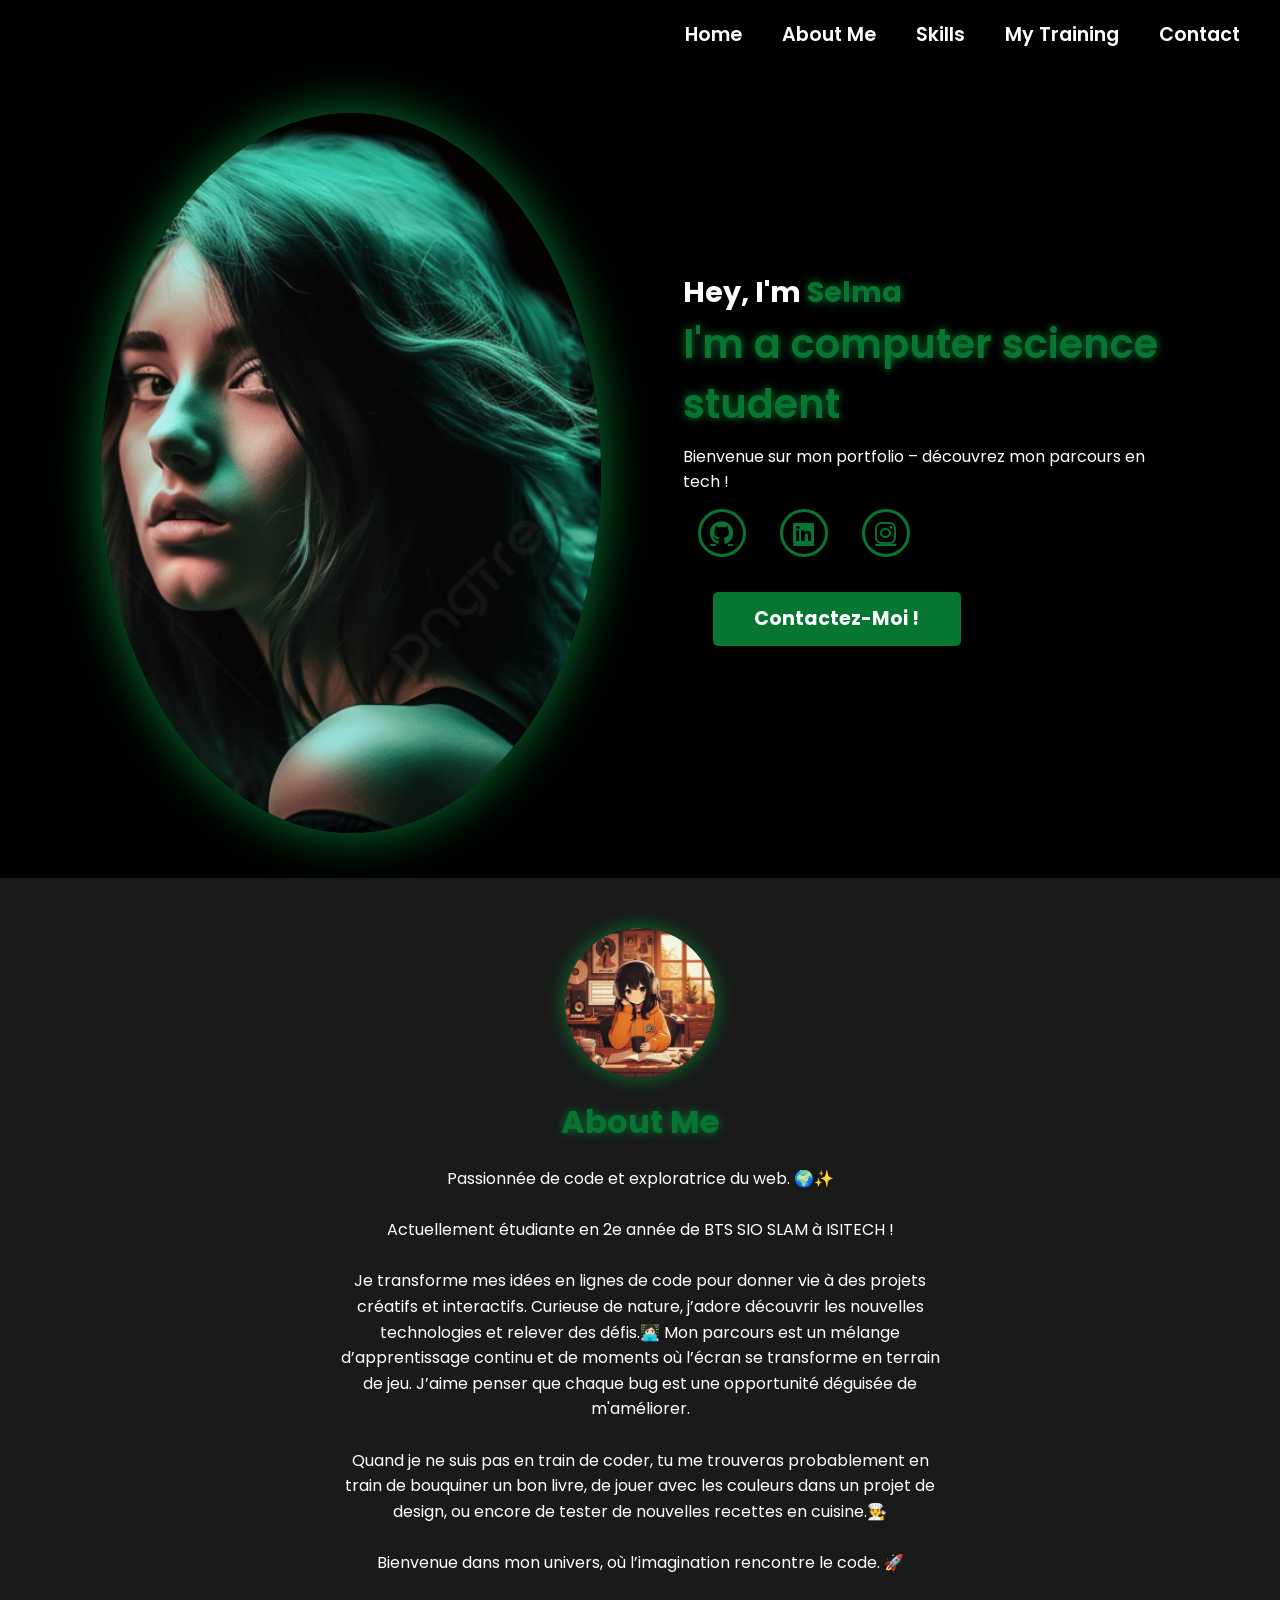
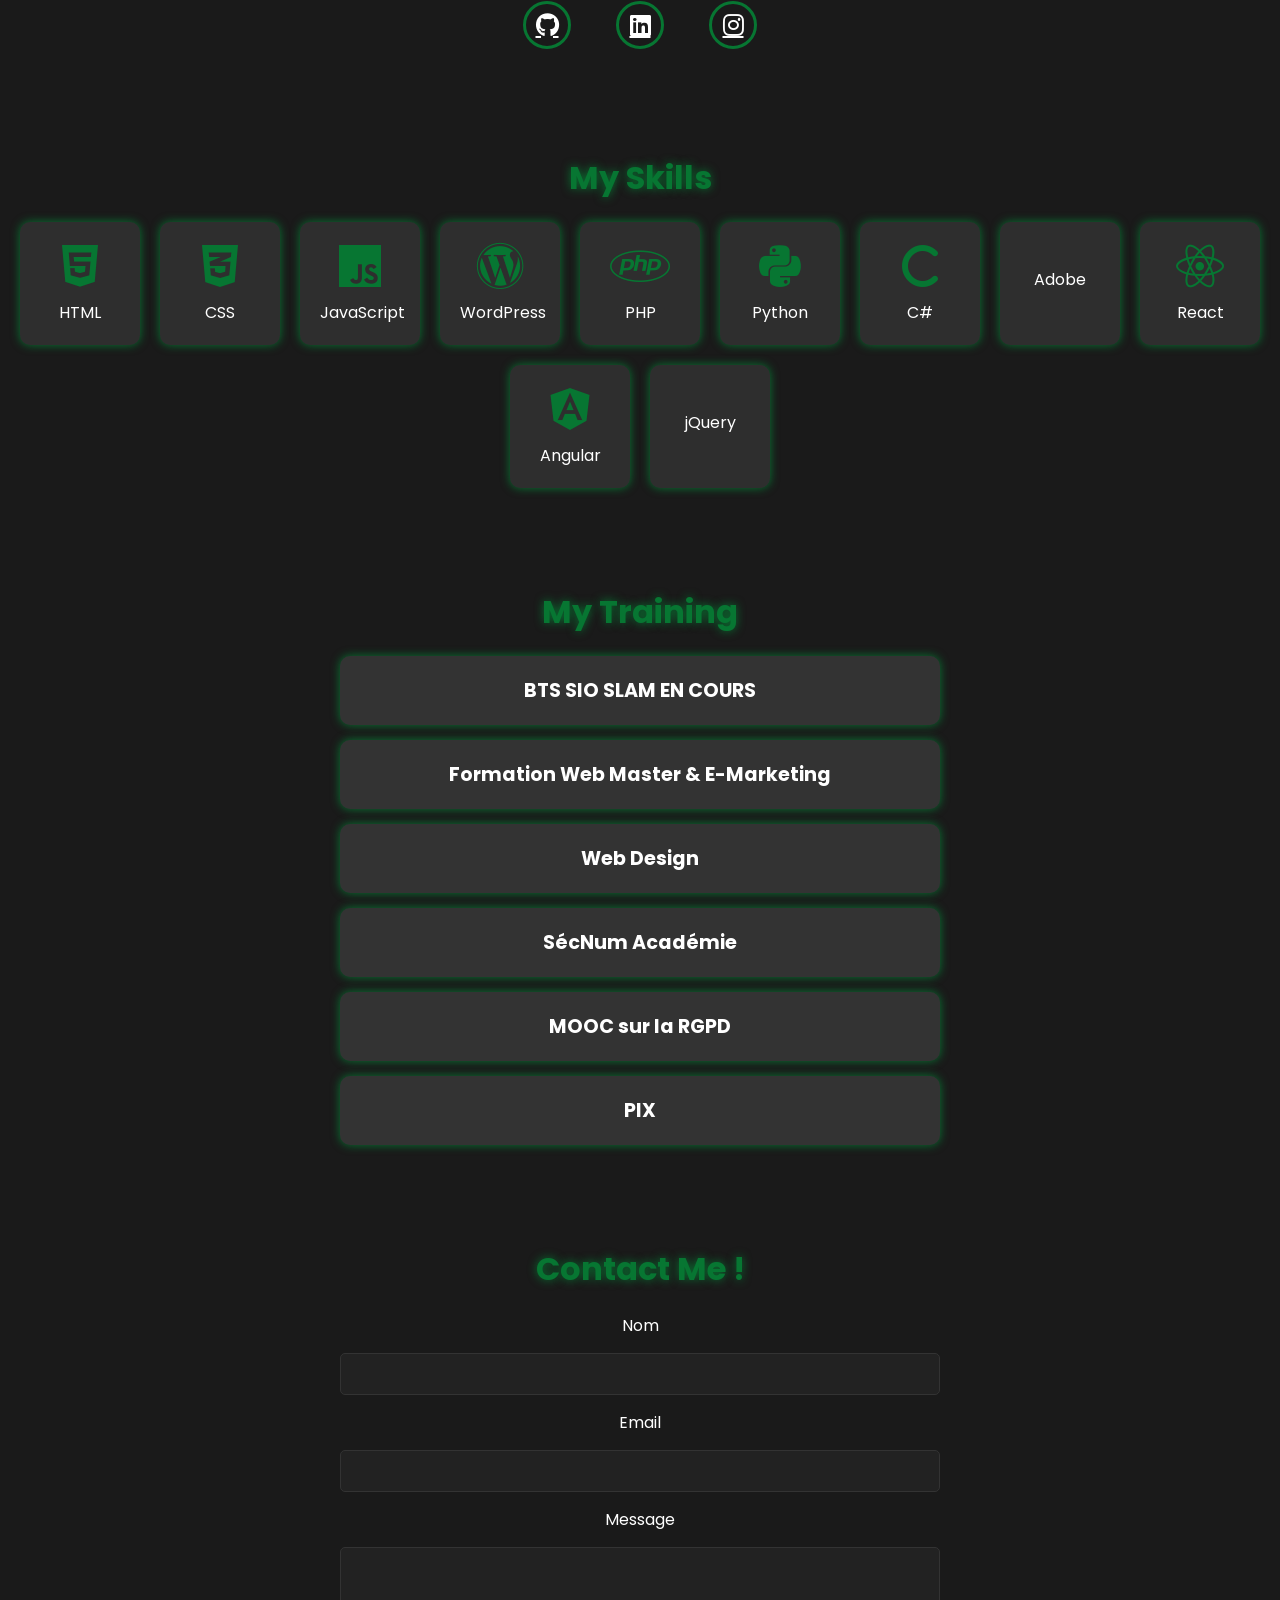
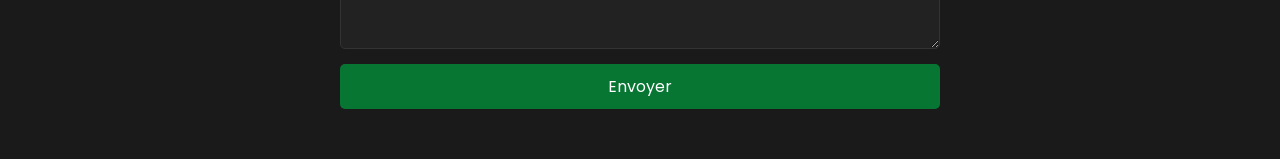
<file: index.html>
<!DOCTYPE html>
<html lang="en">
<head>
    <meta charset="UTF-8">
    <meta name="viewport" content="width=device-width, initial-scale=1.0">
    <link rel="stylesheet" href="https://cdnjs.cloudflare.com/ajax/libs/font-awesome/6.5.1/css/all.min.css">
    <link rel="stylesheet" href="https://unpkg.com/aos@next/dist/aos.css"/>
    <link rel="stylesheet" href="style.css">
    <title>Selma PORTFOLIO</title>
</head>
<body>
    <nav>
        <div class="nav-container">
            <div class="logo" data-aos="zoom-in" data-aos-duration="1500">
                Selma <span>Jbilou</span>
            </div>
            <div class="links">
                <a href="#home">Home</a>
                <a href="#about">About Me</a>
                <a href="#skills">Skills</a>
                <a href="#formations"> My Training</a>
                <a href="#contact">Contact</a>
            </div>
            <i class="fa-solid fa-bars hamburg" onclick="hamburg()"></i>
            <div class="dropdown">
                <div class="links">
                    <a href="#home">Home</a>
                    <a href="#about">About Me</a>
                    <a href="#skills">Skills</a>
                    <a href="#formations">My Training</a>
                    <a href="#contact">Contact</a>
                </div>
                <i class="fa-solid fa-xmark cancel" onclick="cancel()"></i>
            </div>
        </div>
    </nav>
    
    <section id="home">
        <div class="main-container">
            <div class="image">
                <img src="main.png" alt="Main Image">
            </div>
            <div class="content">
                <h1>Hey, I'm <span>Selma</span></h1>
                <div class="typewriter">
                    <span class="typewriter-text">I'm a computer science student</span>
                </div>
                <p>Bienvenue sur mon portfolio – découvrez mon parcours en tech  !</p>
                <div class="social-links">
                    <a href="https://github.com/sjbl69"><i class="fa-brands fa-github"></i></a>
                    <a href="https://www.linkedin.com/in/selma-jbilou-758755254/"><i class="fa-brands fa-linkedin"></i></a>
                    <a href="https://www.instagram.com/sjagency69?igsh=cnRmMGc5NG93dmk3&utm_source=qr"><i class="fa-brands fa-instagram"></i></a>
                </div>
                <a href="#contact"><button>Contactez-Moi !</button></a>                </div>
            </div>
        </div>
    </section>

    <section id="about">
        <div class="about-container">
            <img src="ai-generated-8432244_1280.webp" alt="Selma Jbilou">
            <div class="about-content">
                <h2>About Me</h2>
                <p>
                    Passionnée de code et exploratrice du web. 🌍✨<br><br>

                    Actuellement étudiante en 2e année de BTS SIO SLAM à ISITECH ! <br><br>
                    Je transforme mes idées en lignes de code pour donner vie à des projets créatifs et interactifs. Curieuse de nature, j’adore découvrir les nouvelles technologies et relever des défis.👩🏻‍💻 Mon parcours est un mélange d’apprentissage continu et de moments où l’écran se transforme en terrain de jeu. J’aime penser que chaque bug est une opportunité déguisée de m'améliorer. <br><br>
                    Quand je ne suis pas en train de coder, tu me trouveras probablement en train de bouquiner un bon livre, de jouer avec les couleurs dans un projet de design, ou encore de tester de nouvelles recettes en cuisine.🧑‍🍳<br><br>
                    Bienvenue dans mon univers, où l’imagination rencontre le code. 🚀
                </p>
                <div class="social-links">
                    <a href="https://github.com/sjbl69" target="_blank"><i class="fa-brands fa-github"></i></a>
                    <a href="https://www.linkedin.com/in/selma-jbilou-758755254/" target="_blank"><i class="fa-brands fa-linkedin"></i></a>
                    <a href="https://www.instagram.com/sjagency69?igsh=cnRmMGc5NG93dmk3&utm_source=qr" target="_blank"><i class="fa-brands fa-instagram"></i></a>
                </div>
            </div>
        </div>
    </section>

    <section id="skills">
        <div class="skills-container">
            <h2>My Skills</h2>
            <div class="skills-list">
                <div class="skill"><i class="fa-brands fa-html5"></i><p>HTML</p></div>
                <div class="skill"><i class="fa-brands fa-css3-alt"></i><p>CSS</p></div>
                <div class="skill"><i class="fa-brands fa-js"></i><p>JavaScript</p></div>
                <div class="skill"><i class="fa-brands fa-wordpress"></i><p>WordPress</p></div>
                <div class="skill"><i class="fa-brands fa-php"></i><p>PHP</p></div>
                <div class="skill"><i class="fa-brands fa-python"></i><p>Python</p></div>
                <div class="skill"><i class="fa-brands fa-c"></i><p>C#</p></div>
                <div class="skill"><i class="fa-brands fa-adobe"></i><p>Adobe</p></div>
                <div class="skill"><i class="fa-brands fa-react"></i><p>React</p></div>
                <div class="skill"><i class="fa-brands fa-angular"></i><p>Angular</p></div>
                <div class="skill"><i class="fa-brands fa-jquery"></i><p>jQuery</p></div>
            </div>
        </div>
    </section>

    <section id="formations">
        <div class="formations-container">
            <h2>My Training</h2>
            <div class="formations-list">
                <div class="formation-item">
                    <h3>BTS SIO SLAM EN COURS</h3>
                </div>
                <div class="formation-item">
                    <h3>Formation Web Master & E-Marketing</h3>
                </div>
                <div class="formation-item">
                    <h3>Web Design</h3>
                </div>
                <div class="formation-item">
                    <h3>SécNum Académie</h3>
                </div>
                <div class="formation-item">
                    <h3>MOOC sur la RGPD</h3>
                </div>
                <div class="formation-item">
                    <h3>PIX</h3>
                </div>
            </div>
        </div>
    </section>

    <section id="contact">
        <div class="contact-container">
            <h2>Contact Me !</h2>
            <form class="contact-form">
                <label for="name">Nom</label>
                <input type="text" id="name" name="name" required>

                <label for="email">Email</label>
                <input type="email" id="email" name="email" required>

                <label for="message">Message</label>
                <textarea id="message" name="message" rows="4" required></textarea>

                <button type="submit">Envoyer</button>
            </form>
        </div>
    </section>
</body>
</html>
</file>
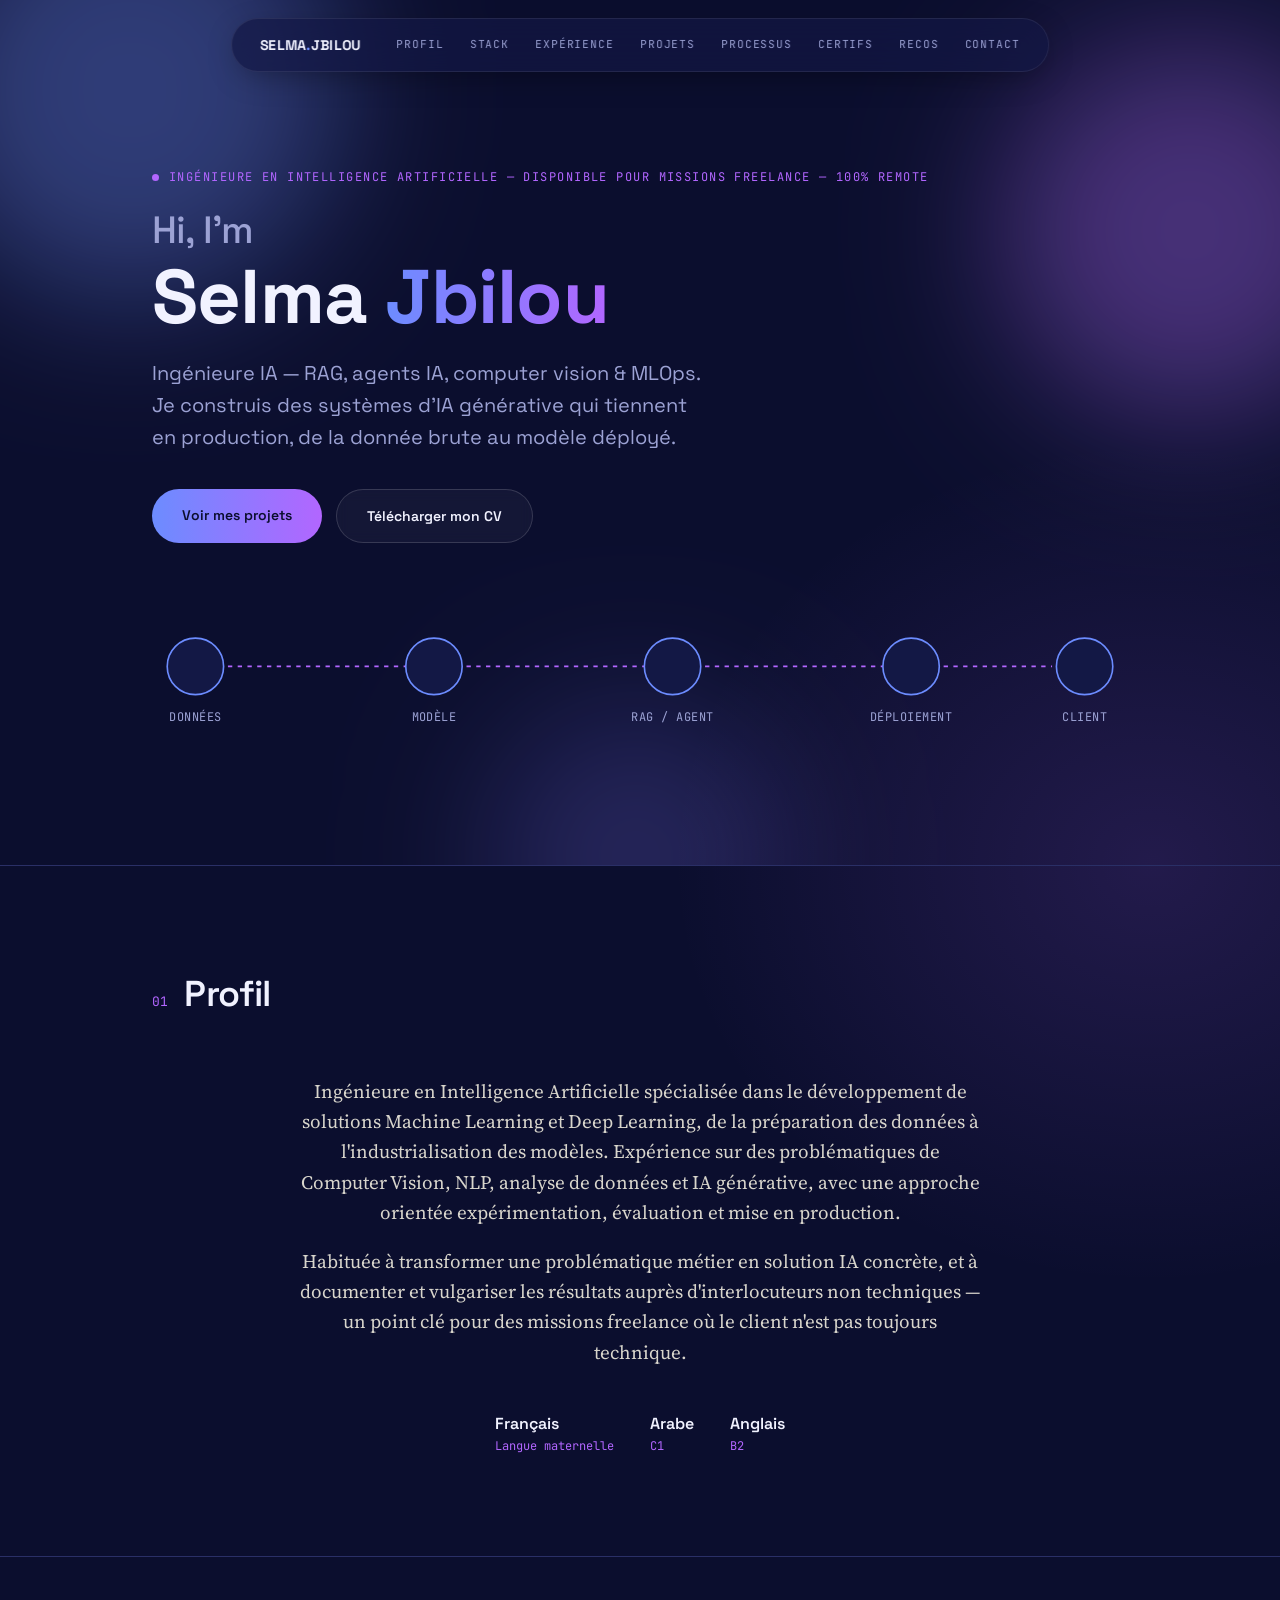
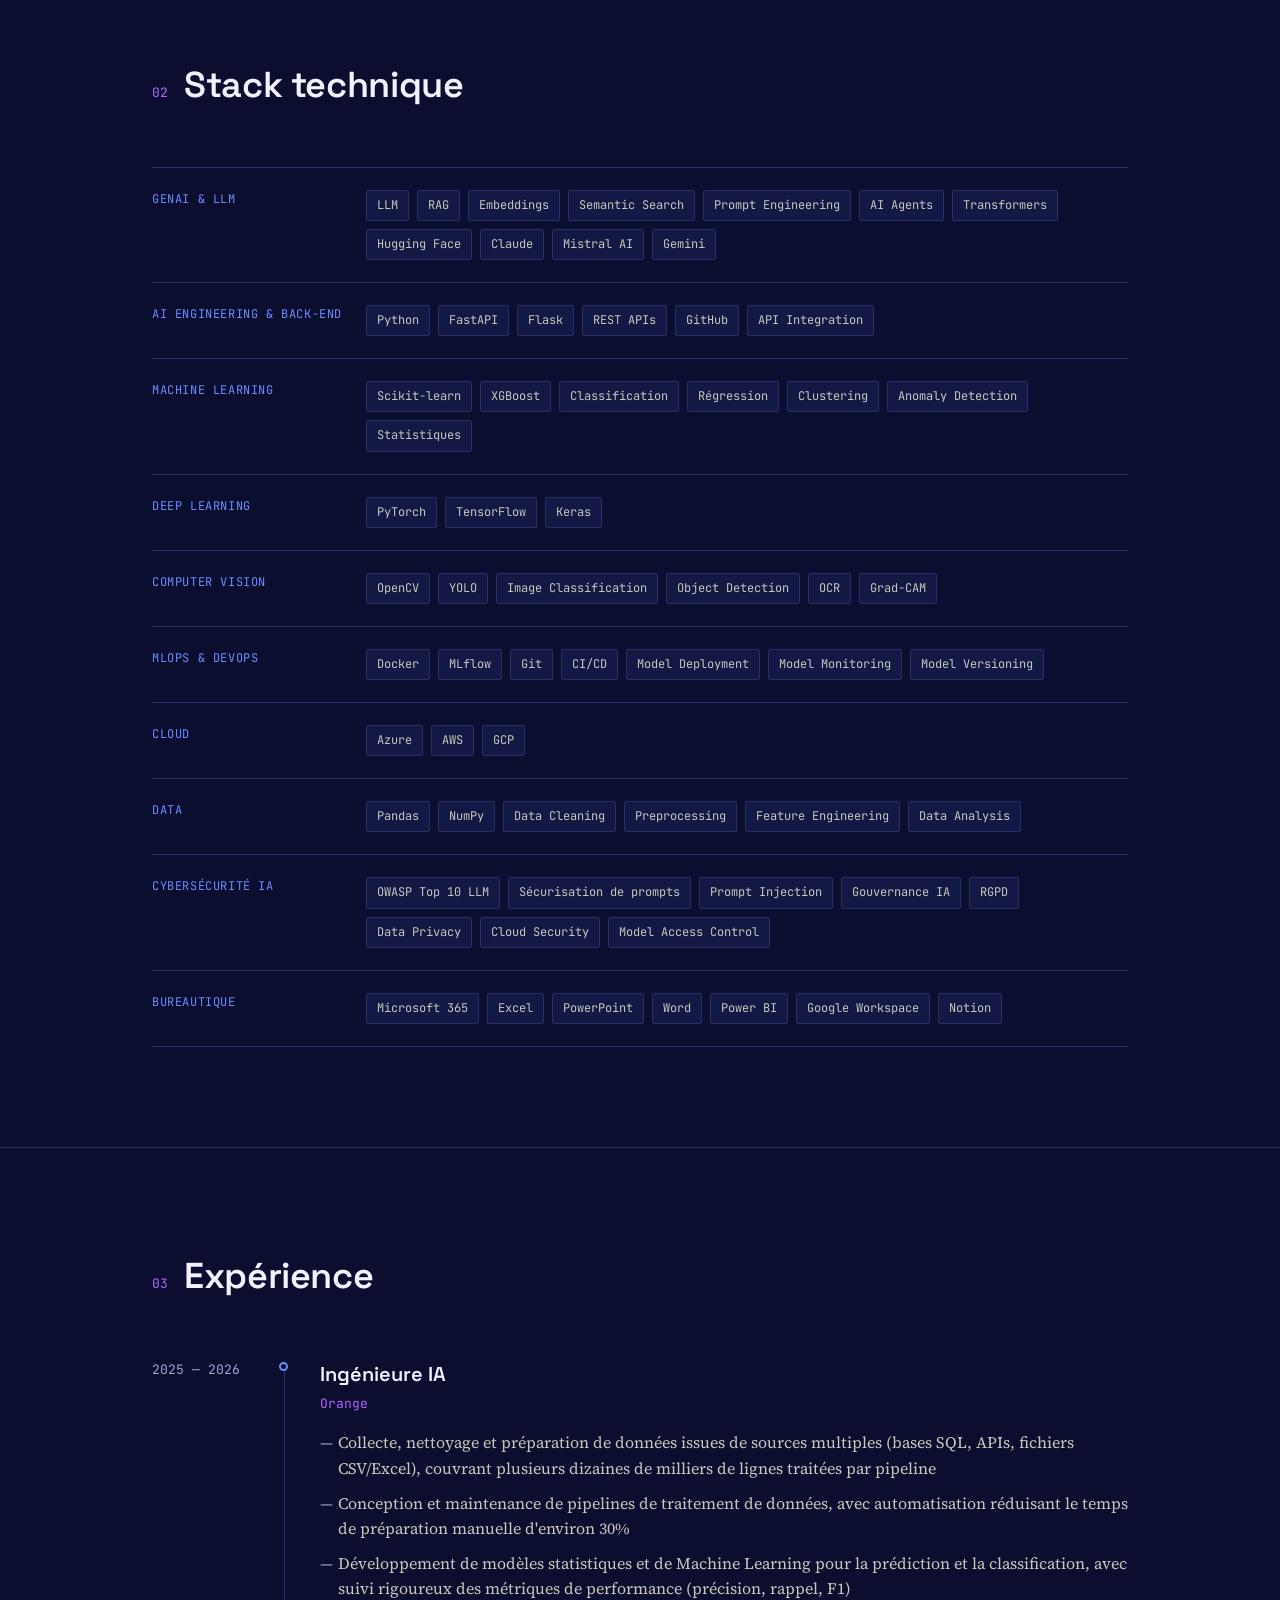
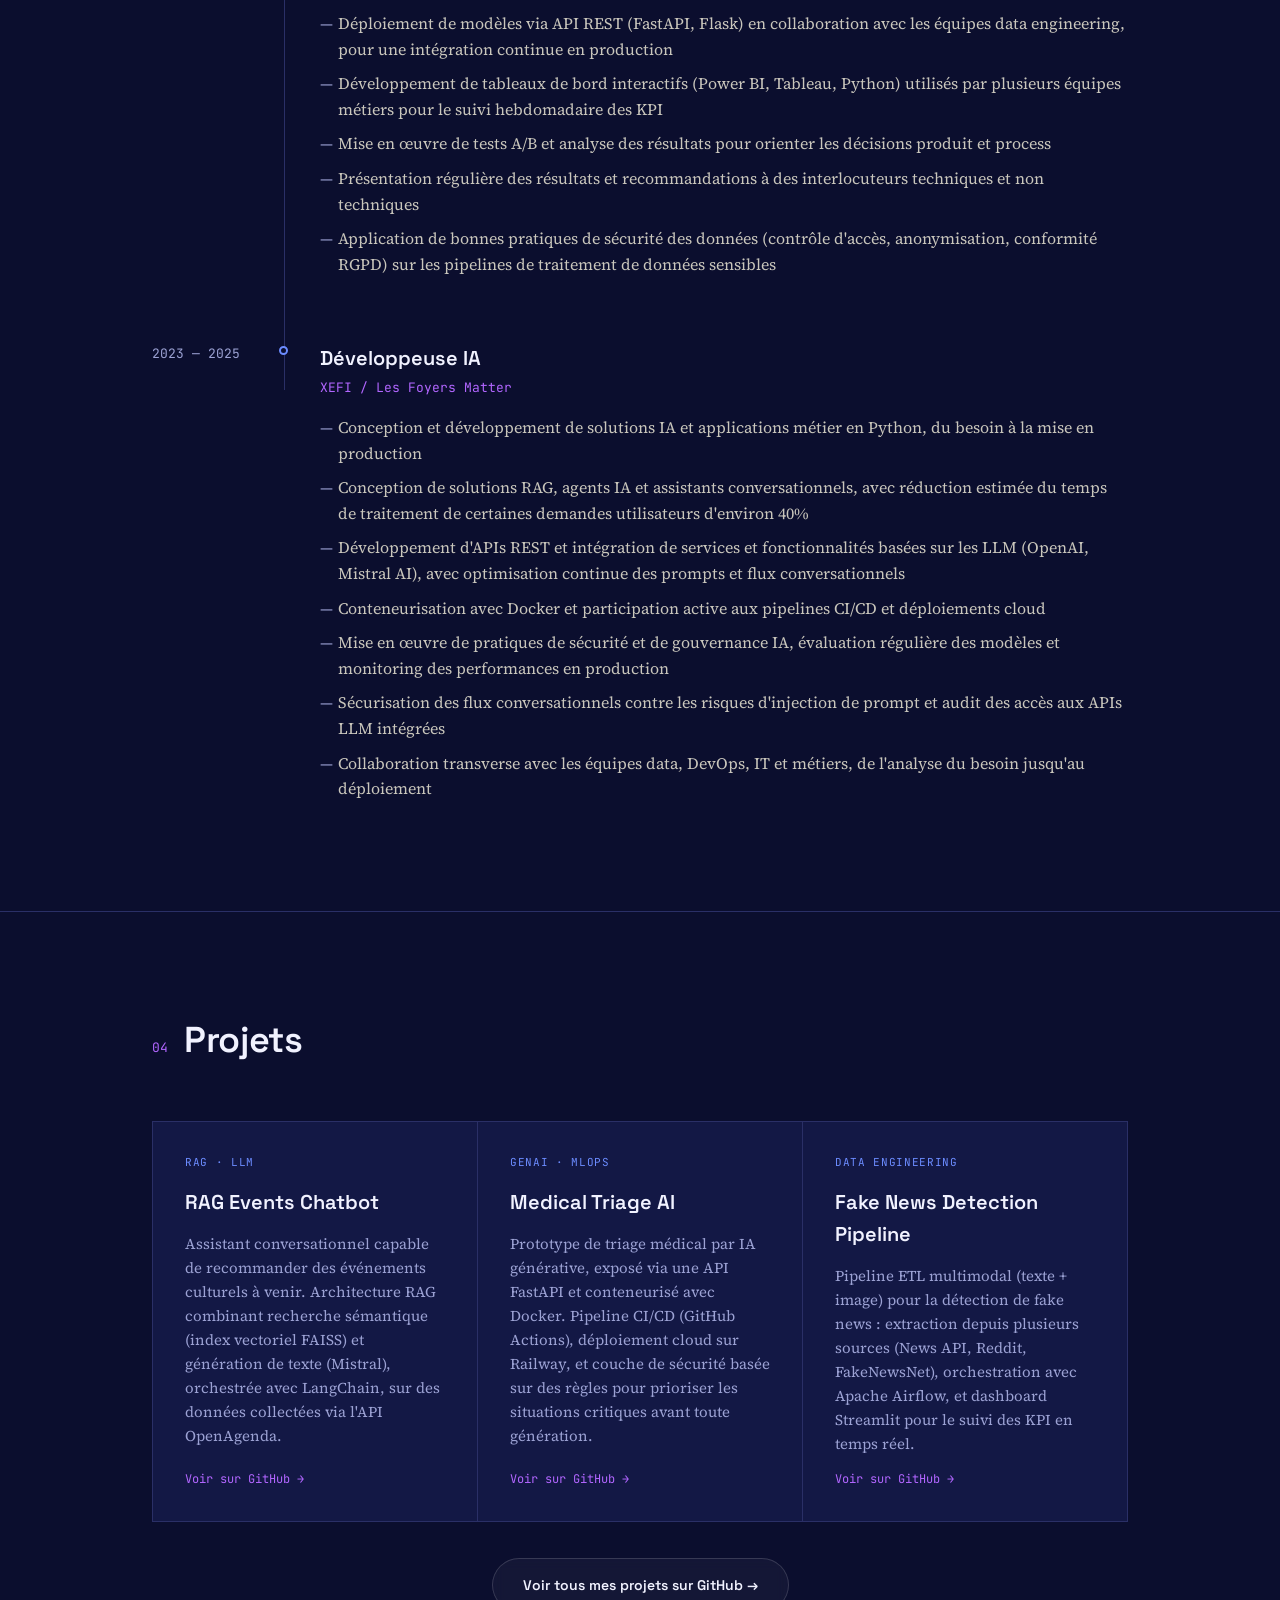
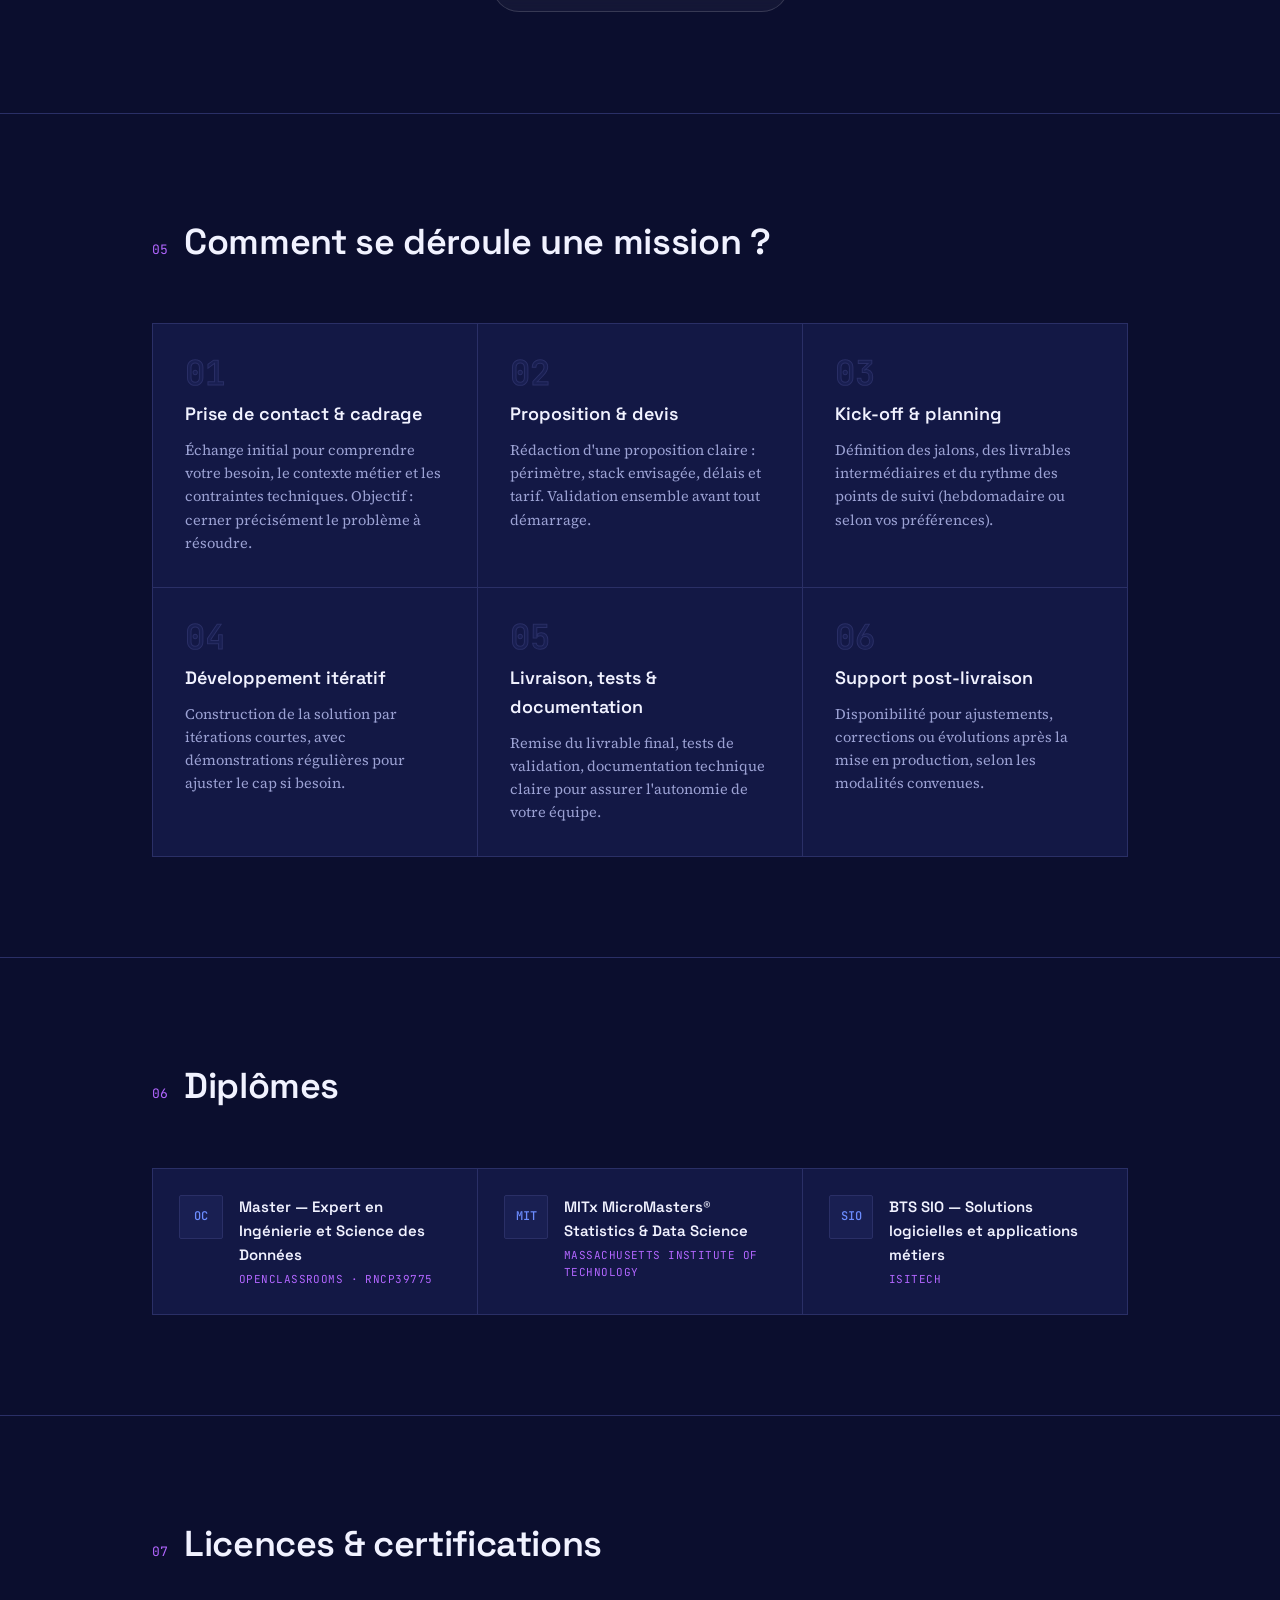
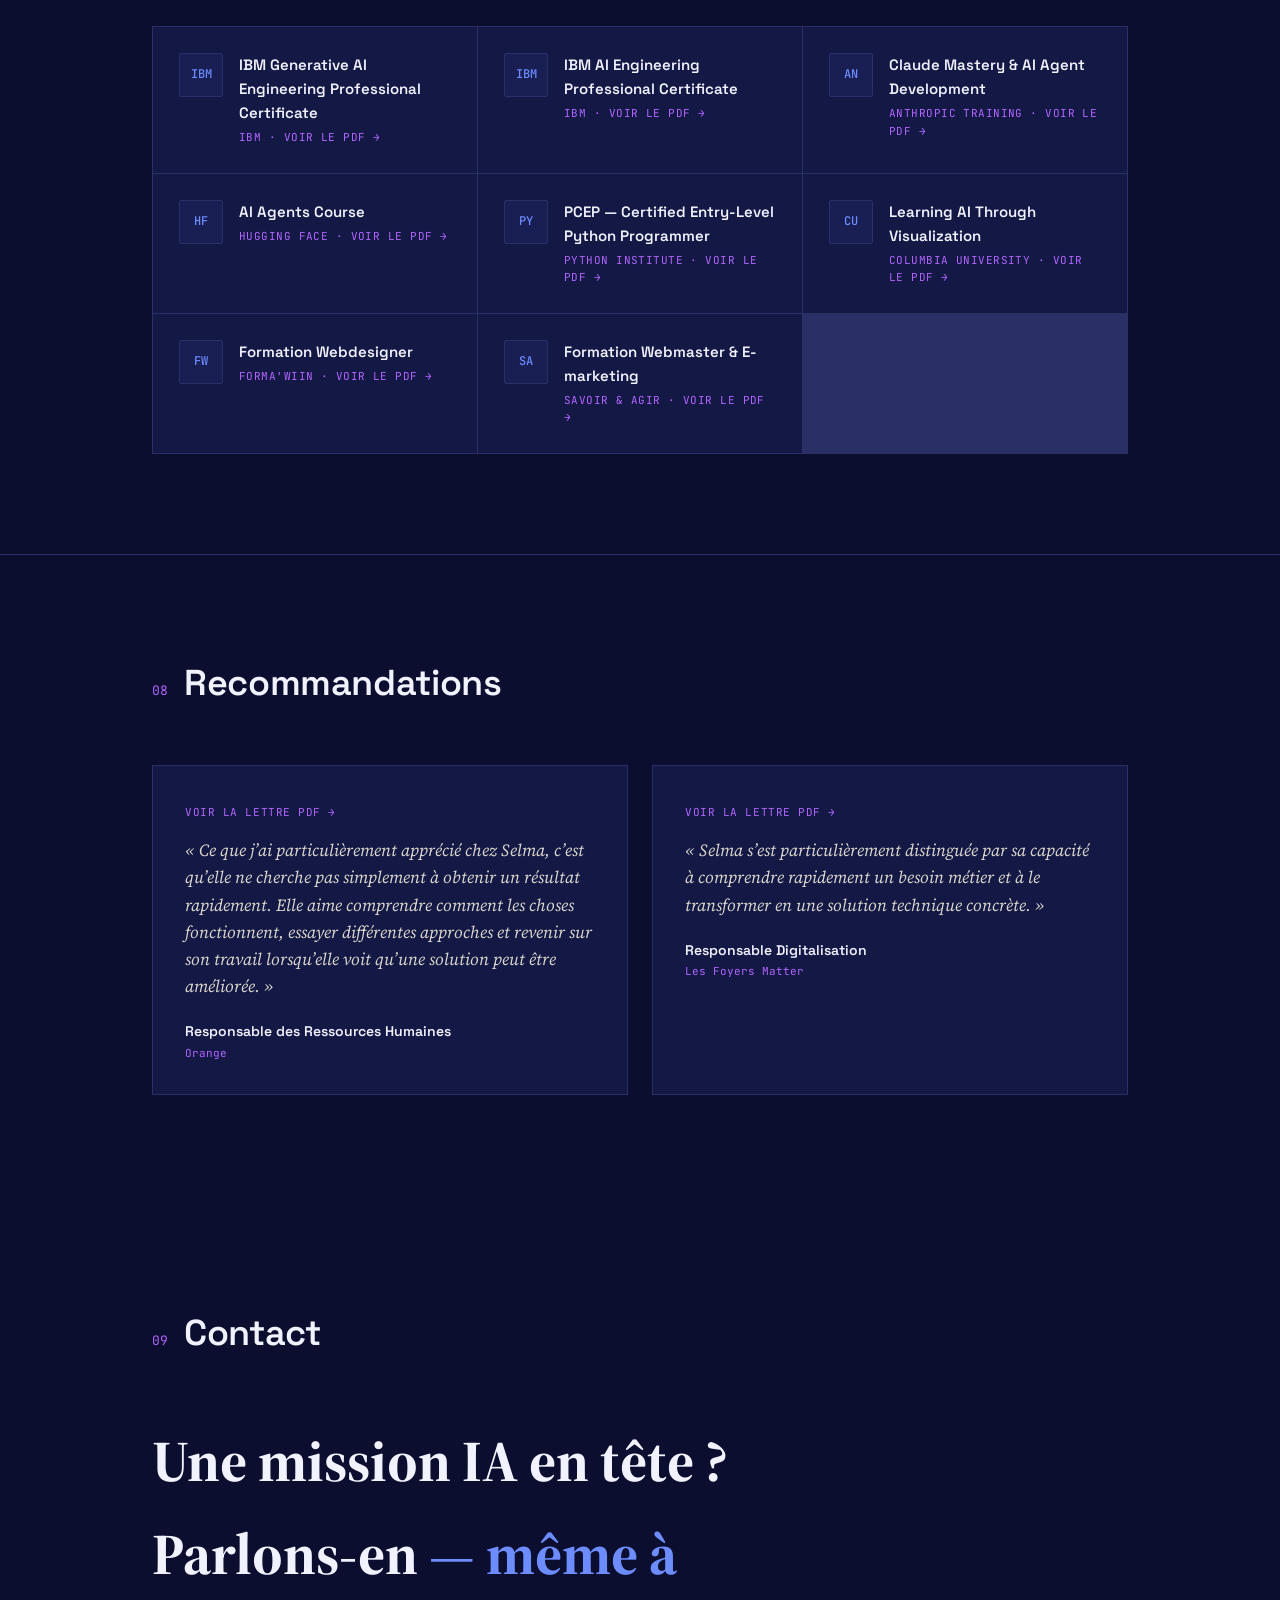
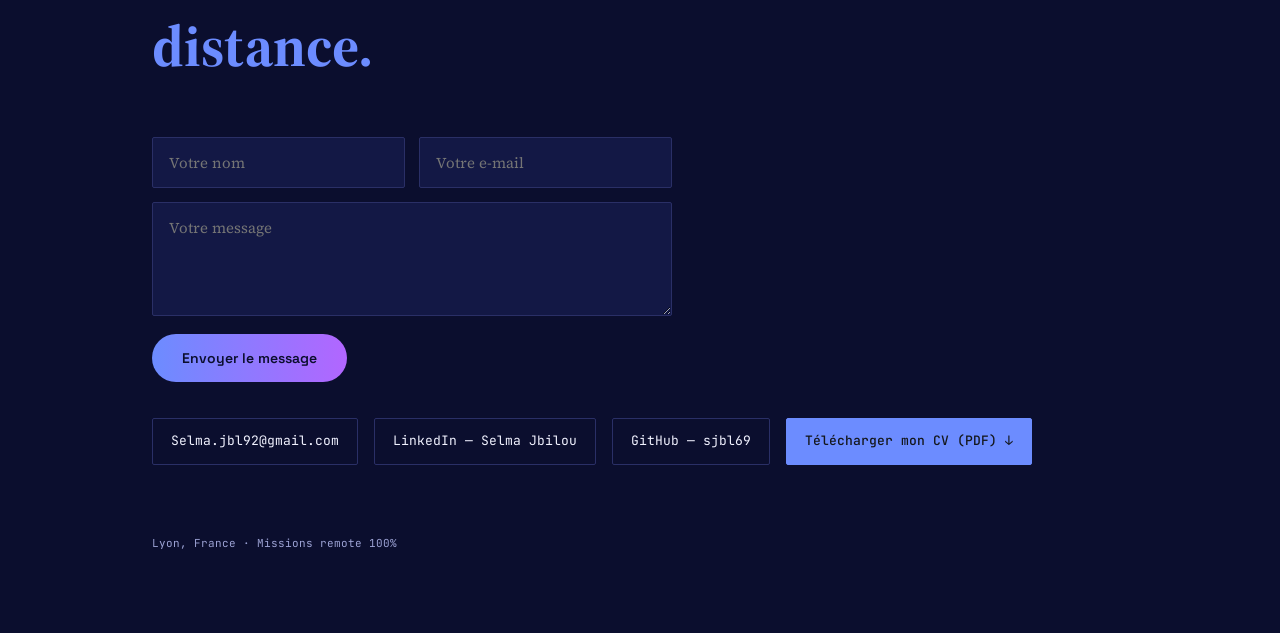
<file: selma-portfolio/index.html>
<!DOCTYPE html>
<html lang="fr">
<head>
<meta charset="UTF-8">
<meta name="viewport" content="width=device-width, initial-scale=1.0">
<link rel="icon" type="image/png" href="./favicon.png">
<title>Selma Jbilou — Ingénieure IA</title>
<link rel="preconnect" href="https://fonts.googleapis.com">
<link href="https://fonts.googleapis.com/css2?family=Space+Grotesk:wght@400;500;600;700&family=Source+Serif+4:ital,opsz,wght@0,8..60,400;0,8..60,500;1,8..60,400&family=JetBrains+Mono:wght@400;500&display=swap" rel="stylesheet">
<style>
  :root{
    --bg: #0B0E2E;
    --surface: #131845;
    --surface-2: #191F52;
    --line: #2A2F66;
    --text: #F1F2FF;
    --text-muted: #9CA2D4;
    --amber: #6C8CFF;
    --teal: #B266FF;
  }
  *{ box-sizing:border-box; margin:0; padding:0; }
  html{ scroll-behavior:smooth; }
  body{
    background:
      radial-gradient(ellipse 900px 600px at 20% -10%, rgba(108,140,255,0.16), transparent 60%),
      radial-gradient(ellipse 800px 700px at 90% 10%, rgba(178,102,255,0.14), transparent 60%),
      var(--bg);
    color:var(--text);
    font-family:'Source Serif 4', serif;
    line-height:1.6;
    overflow-x:hidden;
  }
  ::selection{ background:var(--amber); color:#14171C; }
  h1,h2,h3, .display{
    font-family:'Space Grotesk', sans-serif;
    letter-spacing:-0.01em;
  }
  .mono{
    font-family:'JetBrains Mono', monospace;
  }
  a{ color:inherit; }
  .wrap{
    max-width:1040px;
    margin:0 auto;
    padding:0 32px;
  }

  /* ---------- NAV ---------- */
  nav{
    position:fixed; top:18px; left:50%;
    transform:translateX(-50%);
    z-index:50;
    background:rgba(19,24,69,0.7);
    backdrop-filter:blur(14px);
    border:1px solid rgba(255,255,255,0.08);
    border-radius:100px;
    width:auto;
    box-shadow:0 8px 32px -8px rgba(0,0,0,0.4);
  }
  .scroll-progress{
    position:fixed; top:0; left:0;
    height:2px;
    background:linear-gradient(90deg, var(--amber), var(--teal));
    width:0%;
    z-index:60;
    transition:width .1s linear;
  }
  nav .wrap{
    display:flex; align-items:center; gap:36px;
    height:52px;
    padding:0 28px;
    max-width:none;
  }
  .nav-mark{
    font-family:'Space Grotesk', sans-serif;
    font-weight:700; font-size:14px;
    letter-spacing:0.02em;
  }
  .nav-mark span{ color:var(--amber); }
  .nav-links{
    display:flex; gap:26px; list-style:none;
    font-family:'JetBrains Mono', monospace;
    font-size:11px; text-transform:uppercase; letter-spacing:0.08em;
    color:var(--text-muted);
  }
  .nav-links a{ text-decoration:none; transition:color .2s; position:relative; }
  .nav-links a::after{
    content:'';
    position:absolute; left:0; bottom:-4px;
    width:0; height:1px;
    background:var(--amber);
    transition:width .25s ease;
  }
  .nav-links a:hover::after{ width:100%; }
  .nav-links a:hover{ color:var(--amber); }
  @media (max-width:640px){ .nav-links{ display:none; } }

  /* ---------- HERO ---------- */
  header.hero{
    padding:168px 0 90px;
    position:relative;
    overflow:hidden;
  }
  .blob{
    position:absolute;
    border-radius:50%;
    filter:blur(70px);
    opacity:0.35;
    pointer-events:none;
    z-index:0;
    mix-blend-mode:screen;
  }
  .blob-1{
    width:420px; height:420px;
    background:var(--amber);
    top:-120px; left:-80px;
    animation:float1 16s ease-in-out infinite;
  }
  .blob-2{
    width:380px; height:380px;
    background:var(--teal);
    top:40px; right:-100px;
    animation:float2 20s ease-in-out infinite;
  }
  .blob-3{
    width:300px; height:300px;
    background:#7A6CF0;
    bottom:-140px; left:38%;
    animation:float3 18s ease-in-out infinite;
    opacity:0.22;
  }
  @keyframes float1{
    0%,100%{ transform:translate(0,0) scale(1); }
    50%{ transform:translate(60px,40px) scale(1.1); }
  }
  @keyframes float2{
    0%,100%{ transform:translate(0,0) scale(1); }
    50%{ transform:translate(-50px,50px) scale(0.95); }
  }
  @keyframes float3{
    0%,100%{ transform:translate(0,0) scale(1); }
    50%{ transform:translate(30px,-40px) scale(1.15); }
  }
  header.hero .wrap{ position:relative; z-index:1; }
  @media (prefers-reduced-motion: reduce){
    .blob{ animation:none; }
  }
  .eyebrow{
    font-family:'JetBrains Mono', monospace;
    font-size:12px; letter-spacing:0.12em; text-transform:uppercase;
    color:var(--teal);
    display:flex; align-items:center; gap:10px;
    margin-bottom:24px;
  }
  .eyebrow::before{
    content:''; width:7px; height:7px; border-radius:50%;
    background:var(--teal);
    box-shadow:0 0 0 0 rgba(95,168,160,.6);
    animation:pulse 2.2s infinite;
  }
  @keyframes pulse{
    0%{ box-shadow:0 0 0 0 rgba(95,168,160,.5); }
    70%{ box-shadow:0 0 0 8px rgba(95,168,160,0); }
    100%{ box-shadow:0 0 0 0 rgba(95,168,160,0); }
  }
  h1.name{
    font-size:clamp(42px, 7vw, 76px);
    font-weight:700;
    line-height:1.05;
    margin-bottom:20px;
  }
  h1.name .greet{
    display:block;
    font-size:0.5em;
    font-weight:500;
    color:var(--text-muted);
    margin-bottom:6px;
  }
  h1.name em{
    font-style:normal;
    background:linear-gradient(90deg, var(--amber), var(--teal));
    -webkit-background-clip:text;
    background-clip:text;
    color:transparent;
  }
  .hero-role{
    font-family:'Space Grotesk', sans-serif;
    font-size:clamp(16px,2.4vw,20px);
    color:var(--text-muted);
    max-width:560px;
    margin-bottom:36px;
  }
  .hero-cta{
    display:flex; gap:14px; flex-wrap:wrap;
  }
  .btn{
    font-family:'Space Grotesk', sans-serif;
    font-size:14px; font-weight:600;
    padding:15px 30px;
    border-radius:100px;
    text-decoration:none;
    display:inline-block;
    transition:transform .25s cubic-bezier(.2,.8,.2,1), background .25s ease, box-shadow .25s ease;
    will-change:transform;
  }
  .btn-primary{
    background:linear-gradient(90deg, var(--amber), var(--teal));
    color:#0B0E2E;
  }
  .btn-primary:hover{ transform:translateY(-2px) scale(1.03); box-shadow:0 10px 30px -8px rgba(108,140,255,0.5); }
  .btn-ghost{ border:1px solid rgba(255,255,255,0.15); color:var(--text); background:rgba(255,255,255,0.04); backdrop-filter:blur(6px); }
  .btn-ghost:hover{ border-color:var(--amber); color:var(--amber); transform:translateY(-2px); }

  /* pipeline diagram */
  .pipeline{
    margin-top:80px;
    width:100%;
  }
  .pipeline svg{ width:100%; height:auto; display:block; }
  .node-label{
    font-family:'JetBrains Mono', monospace;
    font-size:11px;
    fill:var(--text-muted);
    text-transform:uppercase;
    letter-spacing:0.04em;
  }
  .node-circle{
    fill:var(--surface-2);
    stroke:var(--line);
    stroke-width:1.5;
    transition:stroke .4s ease, fill .4s ease;
  }
  .node-circle.active{
    stroke:var(--amber);
    fill:var(--surface);
  }
  .pipeline-line{
    stroke:var(--line);
    stroke-width:1.5;
    stroke-dasharray:4 5;
  }
  .pipeline-line.active{
    stroke:var(--teal);
  }

  /* ---------- SECTION SHELL ---------- */
  section{ padding:100px 0; border-top:1px solid var(--line); }
  .sec-head{
    display:flex; align-items:baseline; gap:16px;
    margin-bottom:52px;
  }
  .sec-num{
    font-family:'JetBrains Mono', monospace;
    color:var(--teal); font-size:13px;
  }
  .sec-title{ font-size:clamp(26px,4vw,36px); font-weight:600; }

  /* ---------- PROFIL ---------- */
  .profile-text{
    font-size:19px;
    max-width:680px;
    margin-left:auto;
    margin-right:auto;
    text-align:center;
    color:#D8D5CC;
  }
  .profile-text + .profile-text{ margin-top:18px; }
  .langs{
    margin-top:44px;
    display:flex; gap:36px; flex-wrap:wrap;
    justify-content:center;
  }
  .lang-item .lang-name{ font-family:'Space Grotesk',sans-serif; font-weight:600; }
  .lang-item .lang-level{ font-family:'JetBrains Mono',monospace; font-size:12px; color:var(--teal); }

  /* ---------- STACK (ledger table) ---------- */
  .ledger{ border-top:1px solid var(--line); }
  .ledger-row{
    display:grid;
    grid-template-columns:190px 1fr;
    gap:24px;
    padding:22px 0;
    border-bottom:1px solid var(--line);
    align-items:start;
  }
  .ledger-cat{
    font-family:'JetBrains Mono', monospace;
    font-size:12px; text-transform:uppercase; letter-spacing:0.05em;
    color:var(--amber);
  }
  .ledger-items{
    display:flex; flex-wrap:wrap; gap:8px;
  }
  .tag{
    font-family:'JetBrains Mono', monospace;
    font-size:12px;
    padding:5px 10px;
    background:var(--surface);
    border:1px solid var(--line);
    border-radius:2px;
    color:#C9C6BC;
  }
  @media (max-width:640px){
    .ledger-row{ grid-template-columns:1fr; }
  }

  /* ---------- EXPERIENCE (timeline) ---------- */
  .timeline{ position:relative; }
  .tl-item{
    display:grid;
    grid-template-columns:140px 1fr;
    gap:28px;
    padding-bottom:56px;
    position:relative;
  }
  .tl-item:last-child{ padding-bottom:0; }
  .tl-date{
    font-family:'JetBrains Mono',monospace;
    font-size:13px;
    color:var(--text-muted);
    padding-top:2px;
  }
  .tl-item::before{
    content:'';
    position:absolute;
    left:132px; top:8px; bottom:-48px;
    width:1px;
    background:var(--line);
  }
  .tl-item:last-child::before{ display:none; }
  .tl-dot{
    position:absolute; left:127px; top:4px;
    width:9px; height:9px; border-radius:50%;
    background:var(--bg); border:2px solid var(--amber);
  }
  .tl-role{ font-family:'Space Grotesk',sans-serif; font-size:20px; font-weight:600; margin-bottom:4px; }
  .tl-org{ color:var(--teal); font-family:'JetBrains Mono',monospace; font-size:13px; margin-bottom:16px; display:block; }
  .tl-bullets{ list-style:none; }
  .tl-bullets li{
    position:relative; padding-left:18px; margin-bottom:9px;
    color:#C9C6BC; font-size:16px;
  }
  .tl-bullets li::before{
    content:'—'; position:absolute; left:0; color:var(--text-muted);
  }
  @media (max-width:640px){
    .tl-item{ grid-template-columns:1fr; }
    .tl-item::before, .tl-dot{ display:none; }
  }

  /* ---------- PROJECTS ---------- */
  .proj-grid{
    display:grid;
    grid-template-columns:repeat(auto-fit,minmax(280px,1fr));
    gap:1px;
    background:var(--line);
    border:1px solid var(--line);
  }
  .proj-card{
    background:var(--surface);
    padding:32px;
    display:flex; flex-direction:column; gap:14px;
    min-height:230px;
    text-decoration:none;
    color:inherit;
    transition:background .25s ease, transform .25s ease, box-shadow .25s ease;
    position:relative;
    z-index:0;
  }
  .proj-card:hover{
    background:var(--surface-2);
    transform:translateY(-4px);
    box-shadow:0 12px 28px -12px rgba(232,163,61,0.25);
    z-index:1;
  }
  .proj-card:hover .proj-link{ text-decoration:underline; }
  .proj-more{
    display:flex; justify-content:center;
    margin-top:36px;
  }
  .proj-tag{
    font-family:'JetBrains Mono',monospace; font-size:11px;
    text-transform:uppercase; letter-spacing:0.06em; color:var(--amber);
  }
  .proj-title{ font-family:'Space Grotesk',sans-serif; font-size:20px; font-weight:600; }
  .proj-desc{ color:var(--text-muted); font-size:15px; flex:1; }
  .proj-link{
    font-family:'JetBrains Mono',monospace; font-size:12px; color:var(--teal);
    text-decoration:none; display:inline-flex; align-items:center; gap:6px;
  }
  .proj-link:hover{ text-decoration:underline; }
  .proj-card.placeholder{
    border:1px dashed var(--line);
    background:transparent;
    justify-content:center; align-items:center; text-align:center;
    color:var(--text-muted); font-family:'JetBrains Mono',monospace; font-size:12px;
  }

  /* ---------- PROCESS ---------- */
  .process-grid{
    display:grid;
    grid-template-columns:repeat(auto-fit,minmax(280px,1fr));
    gap:1px;
    background:var(--line);
    border:1px solid var(--line);
  }
  .process-step{
    background:var(--surface);
    padding:32px;
    display:flex; flex-direction:column; gap:10px;
    position:relative;
    overflow:hidden;
    transition:background .25s ease;
  }
  .process-step:hover{ background:var(--surface-2); }
  .process-step:hover .process-num{ color:rgba(232,163,61,0.15); -webkit-text-stroke:1px var(--amber); }
  .process-num{
    font-family:'JetBrains Mono',monospace;
    font-size:34px; font-weight:500;
    color:var(--surface-2);
    -webkit-text-stroke:1px var(--line);
    line-height:1;
  }
  .process-title{ font-family:'Space Grotesk',sans-serif; font-weight:600; font-size:18px; }
  .process-desc{ color:var(--text-muted); font-size:14.5px; }

  /* ---------- DIPLOMES / CERTS ---------- */
  .cert-grid{
    display:grid;
    grid-template-columns:repeat(auto-fill,minmax(260px,1fr));
    gap:1px;
    background:var(--line);
    border:1px solid var(--line);
  }
  .cert-card{
    background:var(--surface);
    padding:26px;
    display:flex; gap:16px; align-items:flex-start;
    text-decoration:none;
    color:inherit;
    transition:background .25s ease, transform .25s ease;
    position:relative; z-index:0;
  }
  .cert-card:hover{
    background:var(--surface-2);
    transform:translateY(-3px);
    z-index:1;
  }
  .cert-card:hover .cert-org{ color:var(--amber); }
  .cert-card:hover .badge{ border-color:var(--amber); }
  .badge{
    flex:none;
    width:44px; height:44px;
    border-radius:2px;
    background:var(--surface-2);
    border:1px solid var(--line);
    display:flex; align-items:center; justify-content:center;
    font-family:'JetBrains Mono',monospace;
    font-size:12px; font-weight:500;
    color:var(--amber);
    transition:border-color .25s ease;
  }
  .cert-name{ font-family:'Space Grotesk',sans-serif; font-weight:600; font-size:15px; margin-bottom:4px; }
  .cert-org{ font-family:'JetBrains Mono',monospace; font-size:11px; color:var(--teal); text-transform:uppercase; letter-spacing:0.04em; }

  /* ---------- RECOMMANDATIONS ---------- */
  .reco-grid{
    display:grid;
    grid-template-columns:repeat(auto-fit,minmax(300px,1fr));
    gap:24px;
  }
  .reco-card{
    background:var(--surface);
    border:1px solid var(--line);
    padding:32px;
    position:relative;
  }
  .reco-pdf-link{
    display:inline-block;
    font-family:'JetBrains Mono',monospace;
    font-size:11px;
    text-transform:uppercase; letter-spacing:0.05em;
    color:var(--teal);
    text-decoration:none;
    margin-bottom:16px;
  }
  .reco-pdf-link:hover{ text-decoration:underline; color:var(--amber); }
  .reco-quote{
    font-size:17px;
    color:#D8D5CC;
    margin-bottom:20px;
    font-style:italic;
  }
  .reco-author{ font-family:'Space Grotesk',sans-serif; font-weight:600; font-size:14px; }
  .reco-role{ font-family:'JetBrains Mono',monospace; font-size:11px; color:var(--teal); margin-top:2px; }
  .reco-card.placeholder{
    border-style:dashed;
    display:flex; align-items:center; justify-content:center; text-align:center;
    color:var(--text-muted); font-family:'JetBrains Mono',monospace; font-size:12px;
    min-height:160px;
  }

  /* ---------- CONTACT ---------- */
  footer.contact{
    padding:110px 0 80px;
    text-align:left;
  }
  .contact-title{
    font-size:clamp(32px,6vw,58px);
    font-weight:700;
    margin-bottom:28px;
    max-width:600px;
  }
  .contact-title .amber{ color:var(--amber); }
  .contact-form{
    max-width:520px;
    margin-top:44px;
    display:flex; flex-direction:column; gap:14px;
  }
  .form-row{ display:flex; gap:14px; flex-wrap:wrap; }
  .form-row input{ flex:1; min-width:180px; }
  .contact-form input, .contact-form textarea{
    background:var(--surface);
    border:1px solid var(--line);
    color:var(--text);
    padding:14px 16px;
    font-family:'Source Serif 4', serif;
    font-size:15px;
    border-radius:2px;
    resize:vertical;
  }
  .contact-form input:focus, .contact-form textarea:focus{
    outline:none; border-color:var(--amber);
  }
  .contact-form button{ align-self:flex-start; border:none; cursor:pointer; margin-top:4px; }
  .contact-links{
    display:flex; flex-wrap:wrap; gap:16px;
    margin-top:36px;
  }
  .contact-links a{
    font-family:'JetBrains Mono',monospace;
    font-size:13px;
    padding:12px 18px;
    border:1px solid var(--line);
    text-decoration:none;
    border-radius:2px;
    transition:border-color .2s, color .2s;
  }
  .contact-links a:hover{ border-color:var(--amber); color:var(--amber); }
  .cv-download{
    background:var(--amber);
    color:#14171C !important;
    border-color:var(--amber) !important;
    font-weight:500;
  }
  .cv-download:hover{
    background:transparent;
    color:var(--amber) !important;
  }
  .foot-note{
    margin-top:70px;
    font-family:'JetBrains Mono',monospace;
    font-size:11px;
    color:var(--text-muted);
  }

  .reveal{
    opacity:0; transform:translateY(16px);
    transition:opacity .6s ease, transform .6s ease;
  }
  .reveal.in{ opacity:1; transform:none; }

  @media (prefers-reduced-motion: reduce){
    .reveal{ opacity:1; transform:none; transition:none; }
    .eyebrow::before{ animation:none; }
  }
</style>
</head>
<body>

<div class="scroll-progress" id="scrollProgress"></div>

<nav>
  <div class="wrap">
    <div class="nav-mark">SELMA<span>.</span>JBILOU</div>
    <ul class="nav-links">
      <li><a href="#profil">Profil</a></li>
      <li><a href="#stack">Stack</a></li>
      <li><a href="#experience">Expérience</a></li>
      <li><a href="#projets">Projets</a></li>
      <li><a href="#processus">Processus</a></li>
      <li><a href="#certifications">Certifs</a></li>
      <li><a href="#recommandations">Recos</a></li>
      <li><a href="#contact">Contact</a></li>
    </ul>
  </div>
</nav>

<header class="hero">
  <div class="blob blob-1"></div>
  <div class="blob blob-2"></div>
  <div class="blob blob-3"></div>
  <div class="wrap">
    <div class="eyebrow">Ingénieure en intelligence artificielle — Disponible pour missions freelance — 100% remote</div>
    <h1 class="name"><span class="greet">Hi, I'm</span>Selma <em>Jbilou</em></h1>
    <p class="hero-role">Ingénieure IA — RAG, agents IA, computer vision &amp; MLOps. Je construis des systèmes d'IA générative qui tiennent en production, de la donnée brute au modèle déployé.</p>
    <div class="hero-cta">
      <a href="#projets" class="btn btn-primary">Voir mes projets</a>
      <a href="CV IA.pdf" download class="btn btn-ghost">Télécharger mon CV</a>
    </div>

    <div class="pipeline">
      <svg viewBox="0 0 900 140" id="pipelineSvg">
        <!-- lines -->
        <line x1="70" y1="40" x2="250" y2="40" class="pipeline-line" data-i="0"></line>
        <line x1="290" y1="40" x2="470" y2="40" class="pipeline-line" data-i="1"></line>
        <line x1="510" y1="40" x2="690" y2="40" class="pipeline-line" data-i="2"></line>
        <line x1="730" y1="40" x2="830" y2="40" class="pipeline-line" data-i="3"></line>

        <!-- nodes -->
        <g>
          <circle cx="40" cy="40" r="26" class="node-circle" data-n="0"></circle>
          <text x="40" y="90" text-anchor="middle" class="node-label">Données</text>
        </g>
        <g>
          <circle cx="260" cy="40" r="26" class="node-circle" data-n="1"></circle>
          <text x="260" y="90" text-anchor="middle" class="node-label">Modèle</text>
        </g>
        <g>
          <circle cx="480" cy="40" r="26" class="node-circle" data-n="2"></circle>
          <text x="480" y="90" text-anchor="middle" class="node-label">RAG / Agent</text>
        </g>
        <g>
          <circle cx="700" cy="40" r="26" class="node-circle" data-n="3"></circle>
          <text x="700" y="90" text-anchor="middle" class="node-label">Déploiement</text>
        </g>
        <g>
          <circle cx="860" cy="40" r="26" class="node-circle" data-n="4"></circle>
          <text x="860" y="90" text-anchor="middle" class="node-label">Client</text>
        </g>
      </svg>
    </div>
  </div>
</header>

<section id="profil">
  <div class="wrap">
    <div class="sec-head"><span class="sec-num">01</span><h2 class="sec-title">Profil</h2></div>
    <p class="profile-text reveal">Ingénieure en Intelligence Artificielle spécialisée dans le développement de solutions Machine Learning et Deep Learning, de la préparation des données à l'industrialisation des modèles. Expérience sur des problématiques de Computer Vision, NLP, analyse de données et IA générative, avec une approche orientée expérimentation, évaluation et mise en production.</p>
    <p class="profile-text reveal">Habituée à transformer une problématique métier en solution IA concrète, et à documenter et vulgariser les résultats auprès d'interlocuteurs non techniques — un point clé pour des missions freelance où le client n'est pas toujours technique.</p>

    <div class="langs">
      <div class="lang-item reveal"><div class="lang-name">Français</div><div class="lang-level">Langue maternelle</div></div>
      <div class="lang-item reveal"><div class="lang-name">Arabe</div><div class="lang-level">C1</div></div>
      <div class="lang-item reveal"><div class="lang-name">Anglais</div><div class="lang-level">B2</div></div>
    </div>
  </div>
</section>

<section id="stack">
  <div class="wrap">
    <div class="sec-head"><span class="sec-num">02</span><h2 class="sec-title">Stack technique</h2></div>
    <div class="ledger">
      <div class="ledger-row reveal">
        <div class="ledger-cat">GenAI &amp; LLM</div>
        <div class="ledger-items">
          <span class="tag">LLM</span><span class="tag">RAG</span><span class="tag">Embeddings</span><span class="tag">Semantic Search</span><span class="tag">Prompt Engineering</span><span class="tag">AI Agents</span><span class="tag">Transformers</span><span class="tag">Hugging Face</span><span class="tag">Claude</span><span class="tag">Mistral AI</span><span class="tag">Gemini</span>
        </div>
      </div>
      <div class="ledger-row reveal">
        <div class="ledger-cat">AI Engineering &amp; Back-end</div>
        <div class="ledger-items">
          <span class="tag">Python</span><span class="tag">FastAPI</span><span class="tag">Flask</span><span class="tag">REST APIs</span><span class="tag">GitHub</span><span class="tag">API Integration</span>
        </div>
      </div>
      <div class="ledger-row reveal">
        <div class="ledger-cat">Machine Learning</div>
        <div class="ledger-items">
          <span class="tag">Scikit-learn</span><span class="tag">XGBoost</span><span class="tag">Classification</span><span class="tag">Régression</span><span class="tag">Clustering</span><span class="tag">Anomaly Detection</span><span class="tag">Statistiques</span>
        </div>
      </div>
      <div class="ledger-row reveal">
        <div class="ledger-cat">Deep Learning</div>
        <div class="ledger-items">
          <span class="tag">PyTorch</span><span class="tag">TensorFlow</span><span class="tag">Keras</span>
        </div>
      </div>
      <div class="ledger-row reveal">
        <div class="ledger-cat">Computer Vision</div>
        <div class="ledger-items">
          <span class="tag">OpenCV</span><span class="tag">YOLO</span><span class="tag">Image Classification</span><span class="tag">Object Detection</span><span class="tag">OCR</span><span class="tag">Grad-CAM</span>
        </div>
      </div>
      <div class="ledger-row reveal">
        <div class="ledger-cat">MLOps &amp; DevOps</div>
        <div class="ledger-items">
          <span class="tag">Docker</span><span class="tag">MLflow</span><span class="tag">Git</span><span class="tag">CI/CD</span><span class="tag">Model Deployment</span><span class="tag">Model Monitoring</span><span class="tag">Model Versioning</span>
        </div>
      </div>
      <div class="ledger-row reveal">
        <div class="ledger-cat">Cloud</div>
        <div class="ledger-items">
          <span class="tag">Azure</span><span class="tag">AWS</span><span class="tag">GCP</span>
        </div>
      </div>
      <div class="ledger-row reveal">
        <div class="ledger-cat">Data</div>
        <div class="ledger-items">
          <span class="tag">Pandas</span><span class="tag">NumPy</span><span class="tag">Data Cleaning</span><span class="tag">Preprocessing</span><span class="tag">Feature Engineering</span><span class="tag">Data Analysis</span>
        </div>
      </div>
      <div class="ledger-row reveal">
        <div class="ledger-cat">Cybersécurité IA</div>
        <div class="ledger-items">
          <span class="tag">OWASP Top 10 LLM</span><span class="tag">Sécurisation de prompts</span><span class="tag">Prompt Injection</span><span class="tag">Gouvernance IA</span><span class="tag">RGPD</span><span class="tag">Data Privacy</span><span class="tag">Cloud Security</span><span class="tag">Model Access Control</span>
        </div>
      </div>
      <div class="ledger-row reveal">
        <div class="ledger-cat">Bureautique</div>
        <div class="ledger-items">
          <span class="tag">Microsoft 365</span><span class="tag">Excel</span><span class="tag">PowerPoint</span><span class="tag">Word</span><span class="tag">Power BI</span><span class="tag">Google Workspace</span><span class="tag">Notion</span>
        </div>
      </div>
    </div>
  </div>
</section>

<section id="experience">
  <div class="wrap">
    <div class="sec-head"><span class="sec-num">03</span><h2 class="sec-title">Expérience</h2></div>
    <div class="timeline">
      <div class="tl-item reveal">
        <div class="tl-date">2025 — 2026</div>
        <div>
          <div class="tl-dot"></div>
          <div class="tl-role">Ingénieure IA</div>
          <span class="tl-org">Orange</span>
          <!-- Chiffres illustratifs à vérifier et ajuster par Selma avant publication -->
          <ul class="tl-bullets">
            <li>Collecte, nettoyage et préparation de données issues de sources multiples (bases SQL, APIs, fichiers CSV/Excel), couvrant plusieurs dizaines de milliers de lignes traitées par pipeline</li>
            <li>Conception et maintenance de pipelines de traitement de données, avec automatisation réduisant le temps de préparation manuelle d'environ 30%</li>
            <li>Développement de modèles statistiques et de Machine Learning pour la prédiction et la classification, avec suivi rigoureux des métriques de performance (précision, rappel, F1)</li>
            <li>Déploiement de modèles via API REST (FastAPI, Flask) en collaboration avec les équipes data engineering, pour une intégration continue en production</li>
            <li>Développement de tableaux de bord interactifs (Power BI, Tableau, Python) utilisés par plusieurs équipes métiers pour le suivi hebdomadaire des KPI</li>
            <li>Mise en œuvre de tests A/B et analyse des résultats pour orienter les décisions produit et process</li>
            <li>Présentation régulière des résultats et recommandations à des interlocuteurs techniques et non techniques</li>
            <li>Application de bonnes pratiques de sécurité des données (contrôle d'accès, anonymisation, conformité RGPD) sur les pipelines de traitement de données sensibles</li>
          </ul>
        </div>
      </div>
      <div class="tl-item reveal">
        <div class="tl-date">2023 — 2025</div>
        <div>
          <div class="tl-dot"></div>
          <div class="tl-role">Développeuse IA</div>
          <span class="tl-org">XEFI / Les Foyers Matter</span>
          <!-- Chiffres illustratifs à vérifier et ajuster par Selma avant publication -->
          <ul class="tl-bullets">
            <li>Conception et développement de solutions IA et applications métier en Python, du besoin à la mise en production</li>
            <li>Conception de solutions RAG, agents IA et assistants conversationnels, avec réduction estimée du temps de traitement de certaines demandes utilisateurs d'environ 40%</li>
            <li>Développement d'APIs REST et intégration de services et fonctionnalités basées sur les LLM (OpenAI, Mistral AI), avec optimisation continue des prompts et flux conversationnels</li>
            <li>Conteneurisation avec Docker et participation active aux pipelines CI/CD et déploiements cloud</li>
            <li>Mise en œuvre de pratiques de sécurité et de gouvernance IA, évaluation régulière des modèles et monitoring des performances en production</li>
            <li>Sécurisation des flux conversationnels contre les risques d'injection de prompt et audit des accès aux APIs LLM intégrées</li>
            <li>Collaboration transverse avec les équipes data, DevOps, IT et métiers, de l'analyse du besoin jusqu'au déploiement</li>
          </ul>
        </div>
      </div>
    </div>
  </div>
</section>

<section id="projets">
  <div class="wrap">
    <div class="sec-head"><span class="sec-num">04</span><h2 class="sec-title">Projets</h2></div>
    <div class="proj-grid">
      <a class="proj-card reveal" href="https://github.com/sjbl69/RAG-EVENTS-CHATBOT" target="_blank" rel="noopener">
        <span class="proj-tag">RAG · LLM</span>
        <div class="proj-title">RAG Events Chatbot</div>
        <p class="proj-desc">Assistant conversationnel capable de recommander des événements culturels à venir. Architecture RAG combinant recherche sémantique (index vectoriel FAISS) et génération de texte (Mistral), orchestrée avec LangChain, sur des données collectées via l'API OpenAgenda.</p>
        <span class="proj-link">Voir sur GitHub →</span>
      </a>
      <a class="proj-card reveal" href="https://github.com/sjbl69/medical-triage-ai" target="_blank" rel="noopener">
        <span class="proj-tag">GenAI · MLOps</span>
        <div class="proj-title">Medical Triage AI</div>
        <p class="proj-desc">Prototype de triage médical par IA générative, exposé via une API FastAPI et conteneurisé avec Docker. Pipeline CI/CD (GitHub Actions), déploiement cloud sur Railway, et couche de sécurité basée sur des règles pour prioriser les situations critiques avant toute génération.</p>
        <span class="proj-link">Voir sur GitHub →</span>
      </a>
      <a class="proj-card reveal" href="https://github.com/sjbl69/fake-news-pipeline" target="_blank" rel="noopener">
        <span class="proj-tag">Data Engineering</span>
        <div class="proj-title">Fake News Detection Pipeline</div>
        <p class="proj-desc">Pipeline ETL multimodal (texte + image) pour la détection de fake news : extraction depuis plusieurs sources (News API, Reddit, FakeNewsNet), orchestration avec Apache Airflow, et dashboard Streamlit pour le suivi des KPI en temps réel.</p>
        <span class="proj-link">Voir sur GitHub →</span>
      </a>
    </div>
    <div class="proj-more reveal">
      <a href="https://github.com/sjbl69?tab=repositories" target="_blank" rel="noopener" class="btn btn-ghost">Voir tous mes projets sur GitHub →</a>
    </div>
  </div>
</section>

<section id="processus">
  <div class="wrap">
    <div class="sec-head"><span class="sec-num">05</span><h2 class="sec-title">Comment se déroule une mission ? </h2></div>
    <div class="process-grid">
      <div class="process-step reveal">
        <div class="process-num">01</div>
        <div class="process-title">Prise de contact &amp; cadrage</div>
        <p class="process-desc">Échange initial pour comprendre votre besoin, le contexte métier et les contraintes techniques. Objectif : cerner précisément le problème à résoudre.</p>
      </div>
      <div class="process-step reveal">
        <div class="process-num">02</div>
        <div class="process-title">Proposition &amp; devis</div>
        <p class="process-desc">Rédaction d'une proposition claire : périmètre, stack envisagée, délais et tarif. Validation ensemble avant tout démarrage.</p>
      </div>
      <div class="process-step reveal">
        <div class="process-num">03</div>
        <div class="process-title">Kick-off &amp; planning</div>
        <p class="process-desc">Définition des jalons, des livrables intermédiaires et du rythme des points de suivi (hebdomadaire ou selon vos préférences).</p>
      </div>
      <div class="process-step reveal">
        <div class="process-num">04</div>
        <div class="process-title">Développement itératif</div>
        <p class="process-desc">Construction de la solution par itérations courtes, avec démonstrations régulières pour ajuster le cap si besoin.</p>
      </div>
      <div class="process-step reveal">
        <div class="process-num">05</div>
        <div class="process-title">Livraison, tests &amp; documentation</div>
        <p class="process-desc">Remise du livrable final, tests de validation, documentation technique claire pour assurer l'autonomie de votre équipe.</p>
      </div>
      <div class="process-step reveal">
        <div class="process-num">06</div>
        <div class="process-title">Support post-livraison</div>
        <p class="process-desc">Disponibilité pour ajustements, corrections ou évolutions après la mise en production, selon les modalités convenues.</p>
      </div>
    </div>
  </div>
</section>

<section id="diplomes">
  <div class="wrap">
    <div class="sec-head"><span class="sec-num">06</span><h2 class="sec-title">Diplômes</h2></div>
    <div class="cert-grid">
      <div class="cert-card reveal">
        <div class="badge">OC</div>
        <div>
          <div class="cert-name">Master — Expert en Ingénierie et Science des Données</div>
          <div class="cert-org">OpenClassrooms · RNCP39775</div>
        </div>
      </div>
      <div class="cert-card reveal">
        <div class="badge">MIT</div>
        <div>
          <div class="cert-name">MITx MicroMasters® Statistics &amp; Data Science</div>
          <div class="cert-org">Massachusetts Institute of Technology</div>
        </div>
      </div>
      <div class="cert-card reveal">
        <div class="badge">SIO</div>
        <div>
          <div class="cert-name">BTS SIO — Solutions logicielles et applications métiers</div>
          <div class="cert-org">ISITECH</div>
        </div>
      </div>
    </div>
  </div>
</section>

<section id="certifications">
  <div class="wrap">
    <div class="sec-head"><span class="sec-num">07</span><h2 class="sec-title">Licences &amp; certifications</h2></div>
    <div class="cert-grid">
      <a class="cert-card reveal" href="docs/Certif_IBM_Generative_AI_Engineering.pdf" target="_blank" rel="noopener">
        <div class="badge">IBM</div>
        <div>
          <div class="cert-name">IBM Generative AI Engineering Professional Certificate</div>
          <div class="cert-org">IBM · Voir le PDF →</div>
        </div>
      </a>
      <a class="cert-card reveal" href="docs/Certif_IBM_AI_Engineering.pdf" target="_blank" rel="noopener">
        <div class="badge">IBM</div>
        <div>
          <div class="cert-name">IBM AI Engineering Professional Certificate</div>
          <div class="cert-org">IBM · Voir le PDF →</div>
        </div>
      </a>
      <a class="cert-card reveal" href="docs/Certif_AI_Fluency_CodePath_Anthropic.pdf" target="_blank" rel="noopener">
        <div class="badge">AN</div>
        <div>
          <div class="cert-name">Claude Mastery &amp; AI Agent Development</div>
          <div class="cert-org">Anthropic Training · Voir le PDF →</div>
        </div>
      </a>
      <a class="cert-card reveal" href="#" target="_blank" rel="noopener">
        <div class="badge">HF</div>
        <div>
          <div class="cert-name">AI Agents Course</div>
          <div class="cert-org">Hugging Face · Voir le PDF →</div>
        </div>
      </a>
      <a class="cert-card reveal" href="docs/Certif_PCEP.pdf" target="_blank" rel="noopener">
        <div class="badge">PY</div>
        <div>
          <div class="cert-name">PCEP — Certified Entry-Level Python Programmer</div>
          <div class="cert-org">Python Institute · Voir le PDF →</div>
        </div>
      </a>
      <a class="cert-card reveal" href="docs/Certif_Columbia_AI_Visualization.pdf" target="_blank" rel="noopener">
        <div class="badge">CU</div>
        <div>
          <div class="cert-name">Learning AI Through Visualization</div>
          <div class="cert-org">Columbia University · Voir le PDF →</div>
        </div>
      </a>
      <a class="cert-card reveal" href="docs/Certif_Webdesign_FormaWiin.pdf" target="_blank" rel="noopener">
        <div class="badge">FW</div>
        <div>
          <div class="cert-name">Formation Webdesigner</div>
          <div class="cert-org">Forma'Wiin · Voir le PDF →</div>
        </div>
      </a>
      <a class="cert-card reveal" href="docs/Certif_Webmaster_SavoirEtAgir.jpg" target="_blank" rel="noopener">
        <div class="badge">SA</div>
        <div>
          <div class="cert-name">Formation Webmaster &amp; E-marketing</div>
          <div class="cert-org">Savoir &amp; Agir · Voir le PDF →</div>
        </div>
      </a>
    </div>
  </div>
</section>

<section id="recommandations">
  <div class="wrap">
    <div class="sec-head"><span class="sec-num">08</span><h2 class="sec-title">Recommandations</h2></div>
    <div class="reco-grid">
      <div class="reco-card reveal">
        <a class="reco-pdf-link" href="docs/Lettre de recommandation Orange (2).pdf" target="_blank" rel="noopener">Voir la lettre PDF →</a>
        <p class="reco-quote">« Ce que j’ai particulièrement apprécié chez Selma, c’est qu’elle ne cherche pas simplement à obtenir un résultat rapidement. Elle aime comprendre comment les choses fonctionnent, essayer différentes approches et revenir sur son travail lorsqu’elle voit qu’une solution peut être améliorée. »</p>
        <div class="reco-author">Responsable des Ressources Humaines</div>
        <div class="reco-role">Orange</div>
      </div>
      <div class="reco-card reveal">
        <a class="reco-pdf-link" href="docs/Lettre de recommandation LFM.pdf" target="_blank" rel="noopener">Voir la lettre PDF →</a>
        <p class="reco-quote">« Selma s’est particulièrement distinguée par sa capacité à comprendre rapidement un besoin métier et à le transformer en une solution technique concrète. »</p>
        <div class="reco-author">Responsable Digitalisation</div>
        <div class="reco-role">Les Foyers Matter</div>
      </div>
    </div>
  </div>
</section>

<footer class="contact" id="contact">
  <div class="wrap">
    <div class="sec-head"><span class="sec-num">09</span><h2 class="sec-title">Contact</h2></div>
    <div class="contact-title reveal">Une mission IA en tête ?<br>Parlons-en <span class="amber">— même à distance.</span></div>

    <!--
      Formulaire connecté à Formspree (gratuit) : les messages arrivent directement dans ta boîte mail.
      1. Crée un compte sur https://formspree.io avec Selma.jbl92@gmail.com
      2. Crée un formulaire, copie l'ID fourni (ex: xzzjgqkp)
      3. Remplace YOUR_FORM_ID ci-dessous dans l'attribut action
      Sans ça, le formulaire ne pourra pas t'envoyer les messages.
    -->
<form class="contact-form reveal" action="https://formspree.io/f/xkjwjrnv" method="POST">  
  <div class="form-row">
        <input type="text" name="name" placeholder="Votre nom" required>
        <input type="email" name="email" placeholder="Votre e-mail" required>
      </div>
      <textarea name="message" rows="4" placeholder="Votre message" required></textarea>
      <button type="submit" class="btn btn-primary">Envoyer le message</button>
    </form>

    <div class="contact-links reveal">
      <a href="mailto:Selma.jbl92@gmail.com">Selma.jbl92@gmail.com</a>
      <a href="https://www.linkedin.com/in/selma-jbilou-758755254/" target="_blank">LinkedIn — Selma Jbilou</a>
      <a href="https://github.com/sjbl69" target="_blank">GitHub — sjbl69</a>
      <a href="CV IA.pdf" download class="cv-download">Télécharger mon CV (PDF) ↓</a>
    </div>
    <div class="foot-note">Lyon, France · Missions remote 100%</div>
  </div>
</footer>

<script>
  // scroll progress bar
  const progressBar = document.getElementById('scrollProgress');
  function updateProgress(){
    const scrollTop = window.scrollY;
    const docHeight = document.documentElement.scrollHeight - window.innerHeight;
    const pct = docHeight > 0 ? (scrollTop / docHeight) * 100 : 0;
    progressBar.style.width = pct + '%';
  }
  window.addEventListener('scroll', updateProgress, { passive:true });
  updateProgress();

  // magnetic buttons
  document.querySelectorAll('.btn').forEach(btn => {
    btn.addEventListener('mousemove', (e) => {
      const r = btn.getBoundingClientRect();
      const x = e.clientX - r.left - r.width / 2;
      const y = e.clientY - r.top - r.height / 2;
      btn.style.transform = `translate(${x * 0.18}px, ${y * 0.35}px)`;
    });
    btn.addEventListener('mouseleave', () => { btn.style.transform = ''; });
  });

  // stagger reveal within each grid/group
  document.querySelectorAll('.proj-grid, .cert-grid, .process-grid, .reco-grid, .ledger, .langs').forEach(group => {
    Array.from(group.children).forEach((child, i) => {
      if(child.classList.contains('reveal')){
        child.style.transitionDelay = (i * 70) + 'ms';
      }
    });
  });

  // scroll reveal
  const revealEls = document.querySelectorAll('.reveal');
  const io = new IntersectionObserver((entries) => {
    entries.forEach(e => { if(e.isIntersecting){ e.target.classList.add('in'); io.unobserve(e.target); } });
  }, { threshold: 0.15 });
  revealEls.forEach(el => io.observe(el));

  // pipeline activation on scroll into hero
  const nodes = document.querySelectorAll('.node-circle');
  const lines = document.querySelectorAll('.pipeline-line');
  let activated = false;
  function activatePipeline(){
    if(activated) return;
    activated = true;
    nodes.forEach((n, i) => {
      setTimeout(() => n.classList.add('active'), i * 220);
    });
    lines.forEach((l, i) => {
      setTimeout(() => l.classList.add('active'), i * 220 + 110);
    });
  }
  window.addEventListener('load', () => setTimeout(activatePipeline, 400));
</script>

</body>
</html>
</file>
<file: style.css>
@import url('https://fonts.googleapis.com/css2?family=Poppins:wght@100;200;300;400;500;600&display=swap');

* {
    margin: 0;
    padding: 0;
    font-family: 'Poppins', sans-serif;
    box-sizing: border-box;
}

body {
    width: 100%;
    height: 100vh;
    overflow-x: hidden;
    background-color: black;
}

nav {
    width: 100%;
    position: sticky;
    top: 0;
    z-index: 100;
}

.nav-container {
    width: 100%;
    display: flex;
    justify-content: space-between;
    align-items: center;
    padding: 10px 20px;
}

.logo {
    color: white;
    font-size: 2rem;
    font-weight: bold;
}

.logo span {
    color: #077632;
    text-shadow: 0 0 10px #077b32;
}

.hamburg,
.cancel {
    cursor: pointer;
    position: absolute;
    right: 15px;
    top: 10px;
    color: white;
    display: none;
    font-size: clamp(2.5rem, 0.5rem + 5vw, 3rem);
}

.nav-container .links {
    display: flex;
}

.nav-container .links a {
    position: relative;
    font-size: 1.2rem;
    color: white;
    margin: 0 20px;
    text-decoration: none;
    font-weight: 550;
    transition: 0.3s linear;
}

.nav-container .links a::before {
    position: absolute;
    content: "";
    bottom: -3px;
    left: 0;
    width: 0%;
    height: 3px;
    background-color: #077032;
    transition: 0.2s linear;
}

.nav-container .links a:hover::before {
    width: 100%;
}

.nav-container .links a:hover {
    color: #077632;
}

.dropdown {
    z-index: 100;
    position: absolute;
    top: 0;
    transform: translateY(-500px);
    width: 100%;
    height: auto;
    backdrop-filter: blur(4px) brightness(40%);
    box-shadow: 0 0 20px black;
    transition: 0.2s linear;
}

.dropdown .links {
    display: flex;
    flex-direction: column;
    align-items: center;
    padding: 15px 0;
}

.dropdown .links a {
    display: block;
    width: 100%;
    text-align: center;
    color: white;
    text-decoration: none;
    padding: 15px 0;
    transition: 0.2s linear;
}

.dropdown .links a:hover {
    background-color: #077632;
}

section {
    width: 100%;
    padding: 20px;
}

#home {
    height: 90vh;
    display: flex;
    justify-content: center;
    align-items: center;
    color: white;
}

.main-container {
    width: 100%;
    height: 100%;
    display: flex;
    justify-content: space-evenly;
    align-items: center;
}

.main-container .image {
    width: 500px;
    height: 80vh;
    border-radius: 100%;
    overflow: hidden;
    box-shadow: 0 0 50px #077632;
}

.main-container .image img {
    width: 100%;
    height: 100%;
    object-fit: cover;
}

.main-container .content {
    color: white;
    width: 40%;
    min-height: 100px;
}

.content h1 {
    font-size: clamp(1rem, 1rem + 5vw, 1.8rem);
}

.content h1 span {
    color: #077632;
    text-shadow: 0 0 10px #077632;
}

.typewriter {
    font-size: clamp(1rem, 1rem + 5vw, 2.5rem);
    font-weight: 600;
}

.typewriter-text {
    color: #077632;
    text-shadow: 0 0 10px #077b32;
}

.content p {
    font-size: clamp(0.4rem, 0.2rem + 9vw, 1rem);
    margin: 10px 0;
}

.social-links a {
    display: inline-flex;
    justify-content: center;
    align-items: center;
    width: 3rem;
    height: 3rem;
    background-color: transparent;
    border: 0.2rem solid #077632;
    border-radius: 50%;
    color: #077632;
    margin: 5px 15px;
    font-size: 1.5rem;
    transition: 0.2s linear;
}

.social-links a:hover {
    transform: scale(1.3);
    color: black;
    background-color: #077032;
    filter: drop-shadow(0 0 100px #077632);
}

.content button {
    width: 50%;
    height: 6vh;
    margin: 30px;
    background-color: #077632;
    color: white;
    border: none;
    outline: none;
    font-size: 120%;
    font-weight: 700;
    border-radius: 5px;
    transition: 0.2s linear;
}

.content button:hover {
    transform: scale(1.1);
    color: #077632;
    border: 2px solid #077632;
    background-color: transparent;
    font-weight: 700;
    box-shadow: 0 0 40px #077632;
}

@media (max-width: 884px) {
    nav .logo {
        position: absolute;
        top: 16px;
        left: 15px;
        font-size: 1.5rem;
    }

    .main-container {
        display: flex;
        flex-direction: column;
    }

    .nav-container .links {
        display: none;
    }

    .hamburg, .cancel {
        display: block;
    }

    .main-container .content {
        width: 80%;
    }

    .social-links a {
        width: 2.5rem;
        height: 2.5rem;
        font-size: 1.5rem;
    }

    .main-container .image {
        z-index: -1;
        width: 50%;
        height: 60%;
    }
}

@media (max-width: 440px) {
    .main-container .image {
        width: 50%;
        height: 60%;
    }
}

/* Général Styles pour la Section About */
#about {
    background-color: #1a1a1a;
    padding: 50px 20px;
    color: white;
}

.about-container {
    display: flex;
    align-items: center;
    justify-content: center;
    flex-direction: column;
    text-align: center;
}

.about-container img {
    width: 150px;
    height: 150px;
    border-radius: 50%;
    margin-bottom: 20px;
    box-shadow: 0 0 20px #077632;
}

.about-content {
    max-width: 600px;
    margin: 0 auto;
}

.about-content h2 {
    font-size: 2rem;
    margin-bottom: 20px;
    color: #077632;
    text-shadow: 0 0 10px #077632;
}

.about-content p {
    font-size: 1rem;
    line-height: 1.6;
    margin-bottom: 20px;
}

.about-content .social-links {
    display: flex;
    justify-content: center;
    gap: 15px;
}

.about-content .social-links a {
    color: white;
    font-size: 1.5rem;
}

.about-content .social-links a:hover {
    color: #077632;
    filter: drop-shadow(0 0 10px #077632);
}

/* Général Styles pour la Section Skills */
#skills {
    background-color: #1a1a1a;
    padding: 50px 20px;
    color: white;
}

.skills-container {
    text-align: center;
}

.skills-container h2 {
    font-size: 2rem;
    margin-bottom: 20px;
    color: #077632;
    text-shadow: 0 0 10px #077632;
}

.skills-list {
    display: flex;
    flex-wrap: wrap;
    justify-content: center;
    gap: 20px;
}

.skill {
    background-color: #333;
    padding: 20px;
    border-radius: 10px;
    width: 150px;
    text-align: center;
    box-shadow: 0 0 10px #077632;
}

.skill i {
    font-size: 2rem;
    color: #077632;
    margin-bottom: 10px;
}

.skill p {
    font-size: 1rem;
    color: white;
}

/* Général Styles pour la Section Formations */
#formations {
    background-color: #1a1a1a;
    padding: 50px 20px;
    color: white;
}

.formations-container {
    text-align: center;
}

.formations-container h2 {
    font-size: 2rem;
    margin-bottom: 20px;
    color: #077632;
    text-shadow: 0 0 10px #077632;
}

.formations-list {
    display: flex;
    flex-direction: column;
    align-items: center;
    gap: 15px;
}

.formation-item {
    background-color: #333;
    padding: 20px;
    border-radius: 10px;
    width: 80%;
    max-width: 600px;
    box-shadow: 0 0 10px #077632;
}

.formation-item h3 {
    font-size: 1.2rem;
    color: white;
}

/* Général Styles pour la Section Contact */
#contact {
    background-color: #1a1a1a;
    padding: 50px 20px;
    color: white;
}

.contact-container {
    max-width: 600px;
    margin: 0 auto;
    text-align: center;
}

.contact-container h2 {
    font-size: 2rem;
    margin-bottom: 20px;
    color: #077632;
    text-shadow: 0 0 10px #077632;
}

.contact-form {
    display: flex;
    flex-direction: column;
    gap: 15px;
}

.contact-form label {
    font-size: 1rem;
}

.contact-form input,
.contact-form textarea {
    width: 100%;
    padding: 10px;
    border-radius: 5px;
    border: 1px solid #333;
    background-color: #222;
    color: white;
}

.contact-form button {
    background-color: #077632;
    color: white;
    border: none;
    padding: 10px;
    border-radius: 5px;
    cursor: pointer;
    font-size: 1rem;
    transition: background-color 0.3s;
}

.contact-form button:hover {
    background-color: #055a1e;
}



/* Général Styles pour la Section About */
#about {
    background-color: #1a1a1a;
    padding: 50px 20px;
    color: white;
}

.about-container {
    display: flex;
    align-items: center;
    justify-content: center;
    flex-direction: column;
    text-align: center;
}

.about-container img {
    width: 150px;
    height: 150px;
    border-radius: 50%;
    margin-bottom: 20px;
    box-shadow: 0 0 20px #077632;
}

.about-content {
    max-width: 600px;
    margin: 0 auto;
}

.about-content h2 {
    font-size: 2rem;
    margin-bottom: 20px;
    color: #077632;
    text-shadow: 0 0 10px #077632;
}

.about-content p {
    font-size: 1rem;
    line-height: 1.6;
    margin-bottom: 20px;
}

.about-content .social-links {
    display: flex;
    justify-content: center;
    gap: 15px;
}

.about-content .social-links a {
    color: white;
    font-size: 1.5rem;
}

.about-content .social-links a:hover {
    color: #077632;
    filter: drop-shadow(0 0 10px #077632);
}

/* Général Styles pour la Section Skills */
#skills {
    background-color: #1a1a1a;
    padding: 50px 20px;
    color: white;
}

.skills-container {
    text-align: center;
}

.skills-container h2 {
    font-size: 2rem;
    margin-bottom: 20px;
    color: #077632;
    text-shadow: 0 0 10px #077632;
}

.skills-list {
    display: flex;
    flex-wrap: wrap;
    justify-content: center;
    gap: 20px;
}

.skill {
    background-color: #2e2e2e;
    border-radius: 10px;
    padding: 20px;
    width: 120px;
    text-align: center;
    box-shadow: 0 0 10px #077632;
}

.skill i {
    font-size: 3rem;
    color: #077632;
    margin-bottom: 10px;
}

.skill p {
    font-size: 1rem;
    color: white;
    margin: 0;
}
</file>
